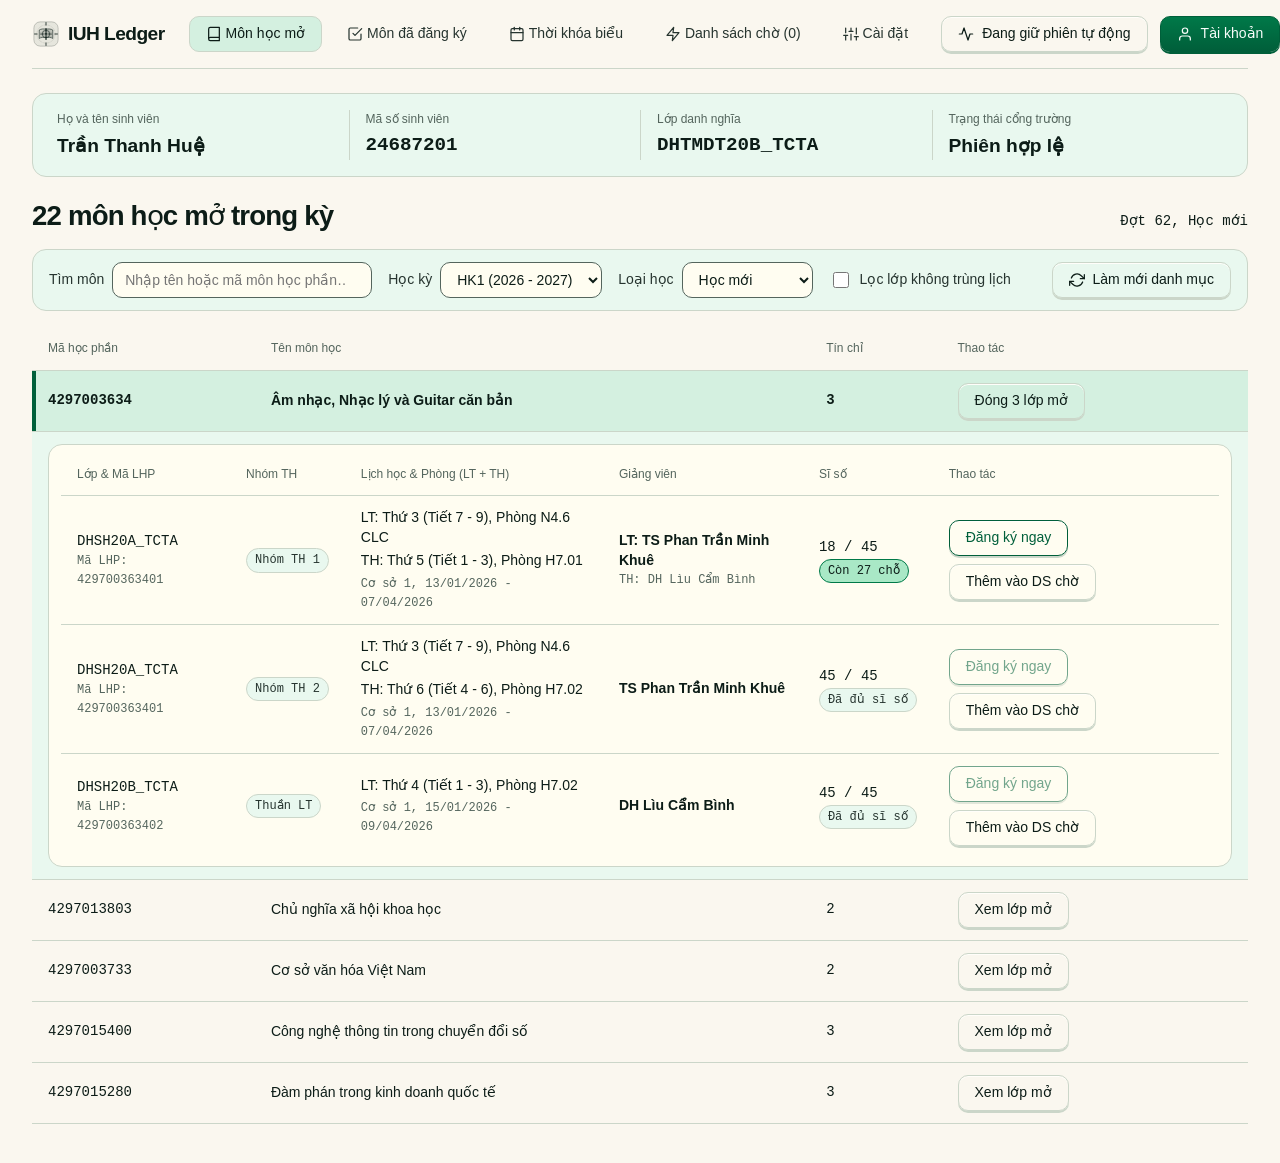
<file: iuh_ledger/gui/index.html>
<!DOCTYPE html>
<html lang="vi">
<head>
  <meta charset="UTF-8">
  <meta name="viewport" content="width=device-width, initial-scale=1.0">
  <title>Sổ cái đăng ký học phần IUH</title>
  <meta name="description" content="Trạm điều phối đăng ký học phần, tra cứu lịch giảng viên và canh lớp tự động trên cổng thông tin sinh viên IUH.">
  <link rel="stylesheet" href="./app.css">
  <link rel="icon" href="data:image/svg+xml,%3Csvg xmlns='http://www.w3.org/2000/svg' viewBox='0 0 240 240'%3E%3Crect x='16' y='16' width='208' height='208' rx='54' fill='%23186e55'/%3E%3Ccircle cx='120' cy='120' r='78' stroke='white' stroke-width='4' stroke-dasharray='5 7' fill='none'/%3E%3Ccircle cx='120' cy='120' r='32' stroke='white' stroke-width='5' fill='none'/%3E%3Ccircle cx='120' cy='120' r='10' fill='%232eb68a'/%3E%3C/svg%3E">
</head>
<body>
  <div class="shell">
    <header class="topbar">
      <div class="topbar__left">
        <a href="#ledger" class="wordmark" aria-label="Trang chủ sổ đăng ký IUH">
          <svg class="wordmark-logo" viewBox="0 0 240 240" width="28" height="28" fill="none" aria-hidden="true">
            <rect x="16" y="16" width="208" height="208" rx="54" fill="currentColor" fill-opacity="0.08" stroke="currentColor" stroke-width="6" stroke-opacity="0.3"/>
            <line x1="120" y1="22" x2="120" y2="44" stroke="currentColor" stroke-width="7" stroke-linecap="round"/>
            <line x1="120" y1="196" x2="120" y2="218" stroke="currentColor" stroke-width="7" stroke-linecap="round"/>
            <line x1="22" y1="120" x2="44" y2="120" stroke="currentColor" stroke-width="7" stroke-linecap="round"/>
            <line x1="196" y1="120" x2="218" y2="120" stroke="currentColor" stroke-width="7" stroke-linecap="round"/>
            <circle cx="120" cy="120" r="78" stroke="currentColor" stroke-width="4" stroke-dasharray="5 7" stroke-opacity="0.4"/>
            <path d="M120 72 L120 168" stroke="currentColor" stroke-width="6" stroke-linecap="round"/>
            <path d="M120 80 C102 74, 76 76, 62 86 L62 158 C76 148, 102 146, 120 152" stroke="currentColor" stroke-width="5" stroke-linejoin="round" fill="currentColor" fill-opacity="0.12"/>
            <path d="M120 80 C138 74, 164 76, 178 86 L178 158 C164 148, 138 146, 120 152" stroke="currentColor" stroke-width="5" stroke-linejoin="round" fill="currentColor" fill-opacity="0.18"/>
            <line x1="72" y1="108" x2="110" y2="102" stroke="currentColor" stroke-width="3" stroke-linecap="round" stroke-opacity="0.3"/>
            <line x1="72" y1="124" x2="110" y2="118" stroke="currentColor" stroke-width="3" stroke-linecap="round" stroke-opacity="0.3"/>
            <line x1="72" y1="140" x2="110" y2="134" stroke="currentColor" stroke-width="3" stroke-linecap="round" stroke-opacity="0.3"/>
            <line x1="130" y1="102" x2="168" y2="108" stroke="currentColor" stroke-width="3" stroke-linecap="round" stroke-opacity="0.3"/>
            <line x1="130" y1="118" x2="168" y2="124" stroke="currentColor" stroke-width="3" stroke-linecap="round" stroke-opacity="0.3"/>
            <line x1="130" y1="134" x2="168" y2="140" stroke="currentColor" stroke-width="3" stroke-linecap="round" stroke-opacity="0.3"/>
            <circle cx="120" cy="120" r="32" stroke="currentColor" stroke-width="5"/>
            <line x1="74" y1="120" x2="104" y2="120" stroke="currentColor" stroke-width="6" stroke-linecap="round"/>
            <line x1="136" y1="120" x2="166" y2="120" stroke="currentColor" stroke-width="6" stroke-linecap="round"/>
            <line x1="120" y1="74" x2="120" y2="104" stroke="currentColor" stroke-width="6" stroke-linecap="round"/>
            <line x1="120" y1="136" x2="120" y2="166" stroke="currentColor" stroke-width="6" stroke-linecap="round"/>
            <circle cx="120" cy="120" r="10" fill="currentColor"/>
            <circle cx="120" cy="120" r="4" fill="var(--color-paper, #ffffff)"/>
          </svg>
          <span>IUH Ledger</span>
        </a>
        <nav class="nav-tabs" aria-label="Điều hướng học phần">
          <button type="button" class="tab-btn" id="tab-open" aria-selected="true" onclick="switchView('open')">
            <svg class="ui-icon" viewBox="0 0 24 24" aria-hidden="true"><path d="M4 19.5v-15A2.5 2.5 0 0 1 6.5 2H20v20H6.5a2.5 2.5 0 0 1 0-5H20"/></svg>
            <span>Môn học mở</span>
          </button>
          <button type="button" class="tab-btn" id="tab-registered" aria-selected="false" onclick="switchView('registered')">
            <svg class="ui-icon" viewBox="0 0 24 24" aria-hidden="true"><path d="M9 11l3 3L22 4"/><path d="M21 12v7a2 2 0 0 1-2 2H5a2 2 0 0 1-2-2V5a2 2 0 0 1 2-2h11"/></svg>
            <span>Môn đã đăng ký</span>
          </button>
          <button type="button" class="tab-btn" id="tab-schedule" aria-selected="false" onclick="switchView('schedule')">
            <svg class="ui-icon" viewBox="0 0 24 24" aria-hidden="true"><rect x="3" y="4" width="18" height="18" rx="2"/><line x1="16" y1="2" x2="16" y2="6"/><line x1="8" y1="2" x2="8" y2="6"/><line x1="3" y1="10" x2="21" y2="10"/></svg>
            <span>Thời khóa biểu</span>
          </button>
          <button type="button" class="tab-btn" id="tab-sniper" aria-selected="false" onclick="switchView('sniper')">
            <svg class="ui-icon" viewBox="0 0 24 24" aria-hidden="true"><polygon points="13 2 3 14 12 14 11 22 21 10 12 10 13 2"/></svg>
            <span id="tab-sniper-label">Danh sách chờ (0)</span>
          </button>
          <button type="button" class="tab-btn" id="tab-settings" aria-selected="false" onclick="switchView('settings')">
            <svg class="ui-icon" viewBox="0 0 24 24" aria-hidden="true"><line x1="4" y1="21" x2="4" y2="14"/><line x1="4" y1="10" x2="4" y2="3"/><line x1="12" y1="21" x2="12" y2="12"/><line x1="12" y1="8" x2="12" y2="3"/><line x1="20" y1="21" x2="20" y2="16"/><line x1="20" y1="12" x2="20" y2="3"/><line x1="1" y1="14" x2="7" y2="14"/><line x1="9" y1="8" x2="15" y2="8"/><line x1="17" y1="16" x2="23" y2="16"/></svg>
            <span>Cài đặt</span>
          </button>
        </nav>
      </div>

      <div class="topbar__right">
        <button type="button" class="btn" id="btn-radar-toggle" onclick="pingRadarNow()" title="Nhấn để kiểm tra kết nối cổng trường ngay">
          <svg class="ui-icon" viewBox="0 0 24 24" aria-hidden="true"><polyline points="22 12 18 12 15 21 9 3 6 12 2 12"/></svg>
          <span id="radar-label">Đang giữ phiên tự động</span>
        </button>

        <button type="button" class="btn btn--primary" id="btn-auth-modal" onclick="openLoginModal()">
          <svg class="ui-icon" viewBox="0 0 24 24" aria-hidden="true"><path d="M20 21v-2a4 4 0 0 0-4-4H8a4 4 0 0 0-4 4v2"/><circle cx="12" cy="7" r="4"/></svg>
          <span>Tài khoản</span>
        </button>
      </div>
    </header>

    <section class="student-bar" aria-label="Hồ sơ sinh viên đang phiên">
      <div class="stat-item">
        <span class="stat-title">Họ và tên sinh viên</span>
        <span class="stat-value" id="profile-name">Trần Thanh Huệ</span>
      </div>
      <div class="stat-item">
        <span class="stat-title">Mã số sinh viên</span>
        <span class="stat-value mono" id="profile-mssv">24687201</span>
      </div>
      <div class="stat-item">
        <span class="stat-title">Lớp danh nghĩa</span>
        <span class="stat-value mono" id="profile-class">DHTMDT20B_TCTA</span>
      </div>
      <div class="stat-item">
        <span class="stat-title">Trạng thái cổng trường</span>
        <span class="stat-value" id="portal-status">Phiên hợp lệ</span>
      </div>
    </section>

    <main class="work-grid" id="ledger">
      <!-- LEFT COLUMN: MAIN LEDGER -->
      <section class="ledger-section" id="view-open" aria-labelledby="heading-open-subjects">
        <div class="section-header">
          <h1 id="heading-open-subjects">22 môn học mở trong kỳ</h1>
          <span class="mono" id="subject-count-meta">Đợt 62, Học mới</span>
        </div>

        <div class="filter-bar">
          <div class="filter-bar__left">
            <div class="control-group filter-search-group">
              <label for="subject-search" class="control-label">Tìm môn</label>
              <input type="search" id="subject-search" name="search" class="field-input filter-search-input" placeholder="Nhập tên hoặc mã môn học phần…" oninput="filterSubjects(this.value)">
            </div>

            <div class="control-group">
              <label for="semester-select" class="control-label">Học kỳ</label>
              <select id="semester-select" name="semester" class="field-select" onchange="onSemesterChange(this.value)">
                <option value="66">HK3 (2026 - 2027)</option>
                <option value="65">HK2 (2026 - 2027)</option>
                <option value="64" selected>HK1 (2026 - 2027)</option>
                <option value="63">HK3 (2025 - 2026)</option>
                <option value="62">HK2 (2025 - 2026)</option>
                <option value="61">HK1 (2025 - 2026)</option>
                <option value="60">HK3 (2024 - 2025)</option>
                <option value="59">HK2 (2024 - 2025)</option>
                <option value="58">HK1 (2024 - 2025)</option>
              </select>
            </div>

            <div class="control-group">
              <label for="loai-dk-select" class="control-label">Loại học</label>
              <select id="loai-dk-select" name="loai_dk" class="field-select" onchange="onFilterChange()">
                <option value="1" selected>Học mới</option>
                <option value="2">Học lại</option>
                <option value="3">Học cải thiện</option>
              </select>
            </div>

            <label for="chk-no-conflict" class="checkbox-control">
              <input type="checkbox" id="chk-no-conflict" name="no_conflict" onchange="onFilterChange()">
              <span>Lọc lớp không trùng lịch</span>
            </label>
          </div>

          <button type="button" class="btn" onclick="reloadSubjects()">
            <svg class="ui-icon" viewBox="0 0 24 24" aria-hidden="true"><polyline points="23 4 23 10 17 10"/><polyline points="1 20 1 14 7 14"/><path d="M3.51 9a9 9 0 0 1 14.85-3.36L23 10M1 14l4.64 4.36A9 9 0 0 0 20.49 15"/></svg>
            <span>Làm mới danh mục</span>
          </button>
        </div>

        <div id="inline-action-banner" class="inline-banner" role="status" aria-live="polite" hidden></div>

        <!-- STATE 1: LOADING -->
        <div class="state-panel" id="state-loading" hidden>
          <h2>Đang đồng bộ danh mục môn học từ cổng trường</h2>
          <div class="skeleton-line"></div>
          <div class="skeleton-line"></div>
          <div class="skeleton-line"></div>
        </div>

        <!-- STATE 2: EMPTY -->
        <div class="state-panel" id="state-empty" hidden>
          <h2>Chưa có môn học nào mở trong học kỳ này</h2>
          <p>Học kỳ được chọn hiện chưa công bố danh sách học phần cho khóa của bạn.</p>
          <button type="button" class="btn" onclick="onSemesterChange('62')">Chuyển về HK2 (2025 - 2026)</button>
        </div>

        <!-- STATE 3: ERROR -->
        <div class="state-panel" id="state-error" hidden>
          <h2>Không thể tải dữ liệu từ sv.iuh.edu.vn</h2>
          <p id="error-detail-text">Phiên làm việc đã hết hạn hoặc máy chủ trường đang phản hồi chậm.</p>
          <button type="button" class="btn" onclick="openLoginModal()">Xác thực lại phiên</button>
        </div>

        <!-- STATE 4: FULL LEDGER TABLE -->
        <div id="state-full">
          <table class="ledger-table" aria-label="Danh mục môn học chờ đăng ký">
            <thead>
              <tr>
                <th scope="col">Mã học phần</th>
                <th scope="col">Tên môn học</th>
                <th scope="col">Tín chỉ</th>
                <th scope="col">Thao tác</th>
              </tr>
            </thead>
            <tbody id="subjects-tbody">
              <tr class="ledger-row ledger-row--selected" data-mamh="003634" data-mahp="4297003634" data-mamoncha="" tabindex="0" aria-expanded="true" onmouseenter="prefetchSubjectClasses('003634', '4297003634', 'Âm nhạc, Nhạc lý và Guitar căn bản', '')" onclick="inspectSubjectClasses('003634', '4297003634', 'Âm nhạc, Nhạc lý và Guitar căn bản', '')" onkeydown="handleRowKey(event, '003634', '4297003634', 'Âm nhạc, Nhạc lý và Guitar căn bản', '')">
                <td class="mono">4297003634</td>
                <td>Âm nhạc, Nhạc lý và Guitar căn bản</td>
                <td class="num">3</td>
                <td>
                  <button type="button" class="btn" id="btn-inspect-003634" onclick="event.stopPropagation(); inspectSubjectClasses('003634', '4297003634', 'Âm nhạc, Nhạc lý và Guitar căn bản', '')">Đóng 3 lớp mở</button>
                </td>
              </tr>
              <tr id="drawer-003634">
                <td colspan="4" class="class-drawer">
                  <div class="drawer-inner-card">
                    <table class="ledger-table drawer-subtable" aria-label="Danh sách lớp học phần Âm nhạc">
                      <thead>
                        <tr>
                          <th scope="col">Lớp &amp; Mã LHP</th>
                          <th scope="col">Nhóm TH</th>
                          <th scope="col">Lịch học &amp; Phòng (LT + TH)</th>
                          <th scope="col">Giảng viên</th>
                          <th scope="col">Sĩ số</th>
                          <th scope="col">Thao tác</th>
                        </tr>
                      </thead>
                      <tbody>
                        <tr>
                          <td>
                            <div class="mono">DHSH20A_TCTA</div>
                            <div class="schedule-meta">Mã LHP: 429700363401</div>
                          </td>
                          <td><span class="stamp-badge stamp-badge--neutral">Nhóm TH 1</span></td>
                          <td>
                            <div class="schedule-stack">
                              <div class="schedule-line">LT: Thứ 3 (Tiết 7 - 9), Phòng N4.6 CLC</div>
                              <div class="schedule-line">TH: Thứ 5 (Tiết 1 - 3), Phòng H7.01</div>
                              <div class="schedule-meta">Cơ sở 1, 13/01/2026 - 07/04/2026</div>
                            </div>
                          </td>
                          <td>
                            <div class="lecturer-name">LT: TS Phan Trần Minh Khuê</div>
                            <div class="schedule-meta">TH: DH Lìu Cẩm Bình</div>
                          </td>
                          <td>
                            <div class="mono">18 / 45</div>
                            <div><span class="stamp-badge">Còn 27 chỗ</span></div>
                          </td>
                          <td>
                            <div class="btn-row-actions">
                              <button type="button" class="btn btn--accent-outline" onclick="triggerDirectRegister('62', 'CqLpKkViKTvbXLsCooUfPg', 1, 1, '', 'Âm nhạc, Nhạc lý và Guitar căn bản', 'DHSH20A_TCTA')">Đăng ký ngay</button>
                              <button type="button" class="btn" onclick="addTargetToQueue('62', '003634', '4297003634', 'Âm nhạc, Nhạc lý và Guitar căn bản', 'CqLpKkViKTvbXLsCooUfPg', 'DHSH20A_TCTA', 1, 1, '')">Thêm vào DS chờ</button>
                            </div>
                          </td>
                        </tr>
                        <tr>
                          <td>
                            <div class="mono">DHSH20A_TCTA</div>
                            <div class="schedule-meta">Mã LHP: 429700363401</div>
                          </td>
                          <td><span class="stamp-badge stamp-badge--neutral">Nhóm TH 2</span></td>
                          <td>
                            <div class="schedule-stack">
                              <div class="schedule-line">LT: Thứ 3 (Tiết 7 - 9), Phòng N4.6 CLC</div>
                              <div class="schedule-line">TH: Thứ 6 (Tiết 4 - 6), Phòng H7.02</div>
                              <div class="schedule-meta">Cơ sở 1, 13/01/2026 - 07/04/2026</div>
                            </div>
                          </td>
                          <td>
                            <div class="lecturer-name">TS Phan Trần Minh Khuê</div>
                          </td>
                          <td>
                            <div class="mono">45 / 45</div>
                            <div><span class="stamp-badge stamp-badge--neutral">Đã đủ sĩ số</span></div>
                          </td>
                          <td>
                            <div class="btn-row-actions">
                              <button type="button" class="btn btn--accent-outline" disabled>Đăng ký ngay</button>
                              <button type="button" class="btn" onclick="addTargetToQueue('62', '003634', '4297003634', 'Âm nhạc, Nhạc lý và Guitar căn bản', 'CqLpKkViKTvbXLsCooUfPg', 'DHSH20A_TCTA', 2, 1, '')">Thêm vào DS chờ</button>
                            </div>
                          </td>
                        </tr>
                        <tr>
                          <td>
                            <div class="mono">DHSH20B_TCTA</div>
                            <div class="schedule-meta">Mã LHP: 429700363402</div>
                          </td>
                          <td><span class="stamp-badge stamp-badge--neutral">Thuần LT</span></td>
                          <td>
                            <div class="schedule-stack">
                              <div class="schedule-line">LT: Thứ 4 (Tiết 1 - 3), Phòng H7.02</div>
                              <div class="schedule-meta">Cơ sở 1, 15/01/2026 - 09/04/2026</div>
                            </div>
                          </td>
                          <td>
                            <div class="lecturer-name">DH Lìu Cẩm Bình</div>
                          </td>
                          <td>
                            <div class="mono">45 / 45</div>
                            <div><span class="stamp-badge stamp-badge--neutral">Đã đủ sĩ số</span></div>
                          </td>
                          <td>
                            <div class="btn-row-actions">
                              <button type="button" class="btn btn--accent-outline" disabled>Đăng ký ngay</button>
                              <button type="button" class="btn" onclick="addTargetToQueue('62', '003634', '4297003634', 'Âm nhạc, Nhạc lý và Guitar căn bản', 'sLeefKjYzKhtMOL0u6nFtg', 'DHSH20B_TCTA', null, 1, '')">Thêm vào DS chờ</button>
                            </div>
                          </td>
                        </tr>
                      </tbody>
                    </table>
                  </div>
                </td>
              </tr>
              <tr class="ledger-row" data-mamh="013803" data-mahp="4297013803" data-mamoncha="" tabindex="0" aria-expanded="false" onmouseenter="prefetchSubjectClasses('013803', '4297013803', 'Chủ nghĩa xã hội khoa học', '')" onclick="inspectSubjectClasses('013803', '4297013803', 'Chủ nghĩa xã hội khoa học', '')" onkeydown="handleRowKey(event, '013803', '4297013803', 'Chủ nghĩa xã hội khoa học', '')">
                <td class="mono">4297013803</td>
                <td>Chủ nghĩa xã hội khoa học</td>
                <td class="num">2</td>
                <td>
                  <button type="button" class="btn" id="btn-inspect-013803" onclick="event.stopPropagation(); inspectSubjectClasses('013803', '4297013803', 'Chủ nghĩa xã hội khoa học', '')">Xem lớp mở</button>
                </td>
              </tr>
              <tr class="ledger-row" data-mamh="003733" data-mahp="4297003733" data-mamoncha="" tabindex="0" aria-expanded="false" onmouseenter="prefetchSubjectClasses('003733', '4297003733', 'Cơ sở văn hóa Việt Nam', '')" onclick="inspectSubjectClasses('003733', '4297003733', 'Cơ sở văn hóa Việt Nam', '')" onkeydown="handleRowKey(event, '003733', '4297003733', 'Cơ sở văn hóa Việt Nam', '')">
                <td class="mono">4297003733</td>
                <td>Cơ sở văn hóa Việt Nam</td>
                <td class="num">2</td>
                <td>
                  <button type="button" class="btn" id="btn-inspect-003733" onclick="event.stopPropagation(); inspectSubjectClasses('003733', '4297003733', 'Cơ sở văn hóa Việt Nam', '')">Xem lớp mở</button>
                </td>
              </tr>
              <tr class="ledger-row" data-mamh="015400" data-mahp="4297015400" data-mamoncha="" tabindex="0" aria-expanded="false" onmouseenter="prefetchSubjectClasses('015400', '4297015400', 'Công nghệ thông tin trong chuyển đổi số', '')" onclick="inspectSubjectClasses('015400', '4297015400', 'Công nghệ thông tin trong chuyển đổi số', '')" onkeydown="handleRowKey(event, '015400', '4297015400', 'Công nghệ thông tin trong chuyển đổi số', '')">
                <td class="mono">4297015400</td>
                <td>Công nghệ thông tin trong chuyển đổi số</td>
                <td class="num">3</td>
                <td>
                  <button type="button" class="btn" id="btn-inspect-015400" onclick="event.stopPropagation(); inspectSubjectClasses('015400', '4297015400', 'Công nghệ thông tin trong chuyển đổi số', '')">Xem lớp mở</button>
                </td>
              </tr>
              <tr class="ledger-row" data-mamh="015280" data-mahp="4297015280" data-mamoncha="" tabindex="0" aria-expanded="false" onmouseenter="prefetchSubjectClasses('015280', '4297015280', 'Đàm phán trong kinh doanh quốc tế', '')" onclick="inspectSubjectClasses('015280', '4297015280', 'Đàm phán trong kinh doanh quốc tế', '')" onkeydown="handleRowKey(event, '015280', '4297015280', 'Đàm phán trong kinh doanh quốc tế', '')">
                <td class="mono">4297015280</td>
                <td>Đàm phán trong kinh doanh quốc tế</td>
                <td class="num">3</td>
                <td>
                  <button type="button" class="btn" id="btn-inspect-015280" onclick="event.stopPropagation(); inspectSubjectClasses('015280', '4297015280', 'Đàm phán trong kinh doanh quốc tế', '')">Xem lớp mở</button>
                </td>
              </tr>
            </tbody>
          </table>
        </div>
      </section>

      <!-- REGISTERED COURSES VIEW (Hidden by default, shown when tab switched) -->
      <section class="ledger-section" id="view-registered" aria-labelledby="heading-registered" hidden>
        <div class="section-header">
          <h2 id="heading-registered">6 lớp học phần đã đăng ký (18 tín chỉ)</h2>
          <span class="mono" id="registered-tuition-total">21.600.000 VND</span>
        </div>

        <table class="ledger-table" aria-label="Các lớp đã đăng ký trong kỳ">
          <thead>
            <tr>
              <th scope="col">Mã lớp</th>
              <th scope="col">Môn học</th>
              <th scope="col">Lớp dự kiến</th>
              <th scope="col">Tín chỉ</th>
              <th scope="col">Nhóm TH</th>
              <th scope="col">Học phí</th>
              <th scope="col">Trạng thái</th>
              <th scope="col">Thao tác</th>
            </tr>
          </thead>
          <tbody id="registered-tbody">
            <tr class="ledger-row" tabindex="0" onclick="inspectRegisteredSchedule('10393865', 'b2mZrrfJsGQeNAjxeLMM2Q', 'Cơ sở dữ liệu', 'DHTMDT20B_TCTA')">
              <td class="mono">429701765902</td>
              <td>Cơ sở dữ liệu</td>
              <td class="mono">DHTMDT20B_TCTA</td>
              <td class="num">3</td>
              <td class="mono">1</td>
              <td class="mono">3.600.000</td>
              <td><span class="stamp-badge stamp-badge--neutral">Đã khóa</span></td>
              <td>
                <button type="button" class="btn" onclick="event.stopPropagation(); cancelCourse('10393865', 'b2mZrrfJsGQeNAjxeLMM2Q', 'Cơ sở dữ liệu')">Hủy lớp</button>
              </td>
            </tr>
            <tr class="ledger-row" tabindex="0" onclick="inspectRegisteredSchedule('10564522', 'J0Z1G6nI0znCk3Pca9PGag', 'Hệ thống thông tin quản lý', 'DHTMDT20A_TCTA')">
              <td class="mono">429701760701</td>
              <td>Hệ thống thông tin quản lý</td>
              <td class="mono">DHTMDT20A_TCTA</td>
              <td class="num">3</td>
              <td class="mono">1</td>
              <td class="mono">3.600.000</td>
              <td><span class="stamp-badge stamp-badge--neutral">Đã khóa</span></td>
              <td>
                <button type="button" class="btn" onclick="event.stopPropagation(); cancelCourse('10564522', 'J0Z1G6nI0znCk3Pca9PGag', 'Hệ thống thông tin quản lý')">Hủy lớp</button>
              </td>
            </tr>
            <tr class="ledger-row" tabindex="0" onclick="inspectRegisteredSchedule('10393826', '2f6Id5luboX68j_T-g8JHA', 'Kinh tế lượng', 'DHTMDT20B_TCTA')">
              <td class="mono">429700402909</td>
              <td>Kinh tế lượng</td>
              <td class="mono">DHTMDT20B_TCTA</td>
              <td class="num">3</td>
              <td class="mono">Không</td>
              <td class="mono">3.600.000</td>
              <td><span class="stamp-badge stamp-badge--neutral">Đã khóa</span></td>
              <td>
                <button type="button" class="btn" onclick="event.stopPropagation(); cancelCourse('10393826', '2f6Id5luboX68j_T-g8JHA', 'Kinh tế lượng')">Hủy lớp</button>
              </td>
            </tr>
          </tbody>
        </table>
      </section>

      <!-- WEEKLY ACADEMIC SCHEDULE VIEW (Ported from IUH XemLichHocTuan Image #1 via /skill:xia) -->
      <section class="ledger-section" id="view-schedule" aria-labelledby="heading-schedule" hidden>
        <div class="section-header">
          <div class="schedule-header-controls">
            <h2 id="heading-schedule">Thời khóa biểu theo tuần</h2>
            <div class="btn-group-segmented" role="group" aria-label="Chế độ hiển thị thời khóa biểu">
              <button type="button" class="btn btn-segmented active" id="btn-sched-mode-preview" onclick="setScheduleMode('preview')">Dự kiến</button>
              <button type="button" class="btn btn-segmented" id="btn-sched-mode-official" onclick="setScheduleMode('official')">Lớp học hiện tại</button>
            </div>
            <div class="btn-row-actions" id="schedule-week-nav" aria-label="Điều hướng tuần học" hidden>
              <input type="date" id="schedule-date-picker" class="field-input schedule-date-input mono" aria-label="Chọn ngày xem thời khóa biểu" onchange="onScheduleDatePick(this.value)">
              <button type="button" class="btn" id="btn-week-prev" onclick="navigateScheduleWeek('prev')">Tuần trước</button>
              <button type="button" class="btn" id="btn-week-current" onclick="navigateScheduleWeek('current')">Hiện tại</button>
              <button type="button" class="btn" id="btn-week-next" onclick="navigateScheduleWeek('next')">Tuần kế</button>
            </div>
          </div>
          <span class="mono" id="schedule-stat-meta">Đang đồng bộ lịch học…</span>
        </div>

        <div id="schedule-conflict-banner" class="inline-banner" role="status" aria-live="polite" hidden></div>
        <div class="schedule-legend" aria-label="Chú giải phân loại lịch học">
          <div class="legend-item"><span class="legend-pill legend-pill--theory"></span><span>Lớp học hiện tại</span></div>
          <div class="legend-item"><span class="legend-pill legend-pill--preview"></span><span>Dự kiến</span></div>
          <div class="legend-item"><span class="legend-pill legend-pill--conflict"></span><span>Trùng tiết học</span></div>
        </div>

        <!-- TIMETABLE GRID MATRIX (7 ngày x 3 ca học: Sáng, Chiều, Tối) -->
        <div class="schedule-scroll-wrap">
          <table class="schedule-matrix-table" aria-label="Ma trận thời khóa biểu tuần">
            <thead>
              <tr>
                <th scope="col" class="th-shift">Ca học</th>
                <th scope="col" class="th-weekday">Thứ 2<span class="date-chip" id="sched-date-2"></span></th>
                <th scope="col" class="th-weekday">Thứ 3<span class="date-chip" id="sched-date-3"></span></th>
                <th scope="col" class="th-weekday">Thứ 4<span class="date-chip" id="sched-date-4"></span></th>
                <th scope="col" class="th-weekday">Thứ 5<span class="date-chip" id="sched-date-5"></span></th>
                <th scope="col" class="th-weekday">Thứ 6<span class="date-chip" id="sched-date-6"></span></th>
                <th scope="col" class="th-weekday">Thứ 7<span class="date-chip" id="sched-date-7"></span></th>
                <th scope="col" class="th-weekday">Chủ nhật<span class="date-chip" id="sched-date-CN"></span></th>
              </tr>
            </thead>
            <tbody>
              <!-- CA SÁNG (Tiết 1 -> 6) -->
              <tr>
                <th scope="row" class="td-shift-label">
                  <span class="shift-name">Sáng</span>
                  <span class="shift-sub">Tiết 1 - 6</span>
                </th>
                <td class="sched-cell" id="sched-slot-sang-2"></td>
                <td class="sched-cell" id="sched-slot-sang-3"></td>
                <td class="sched-cell" id="sched-slot-sang-4"></td>
                <td class="sched-cell" id="sched-slot-sang-5"></td>
                <td class="sched-cell" id="sched-slot-sang-6"></td>
                <td class="sched-cell" id="sched-slot-sang-7"></td>
                <td class="sched-cell" id="sched-slot-sang-CN"></td>
              </tr>
              <!-- CA CHIỀU (Tiết 7 -> 12) -->
              <tr>
                <th scope="row" class="td-shift-label">
                  <span class="shift-name">Chiều</span>
                  <span class="shift-sub">Tiết 7 - 12</span>
                </th>
                <td class="sched-cell" id="sched-slot-chieu-2"></td>
                <td class="sched-cell" id="sched-slot-chieu-3"></td>
                <td class="sched-cell" id="sched-slot-chieu-4"></td>
                <td class="sched-cell" id="sched-slot-chieu-5"></td>
                <td class="sched-cell" id="sched-slot-chieu-6"></td>
                <td class="sched-cell" id="sched-slot-chieu-7"></td>
                <td class="sched-cell" id="sched-slot-chieu-CN"></td>
              </tr>
              <!-- CA TỐI (Tiết 13 -> 16) -->
              <tr>
                <th scope="row" class="td-shift-label">
                  <span class="shift-name">Tối</span>
                  <span class="shift-sub">Tiết 13 - 16</span>
                </th>
                <td class="sched-cell" id="sched-slot-toi-2"></td>
                <td class="sched-cell" id="sched-slot-toi-3"></td>
                <td class="sched-cell" id="sched-slot-toi-4"></td>
                <td class="sched-cell" id="sched-slot-toi-5"></td>
                <td class="sched-cell" id="sched-slot-toi-6"></td>
                <td class="sched-cell" id="sched-slot-toi-7"></td>
                <td class="sched-cell" id="sched-slot-toi-CN"></td>
              </tr>
            </tbody>
          </table>
        </div>
      </section>

      <!-- RIGHT COLUMN: SIGNATURE DOSE TRAY (SLOT SNIPER QUEUE) -->
      <!-- TAB 3: SNIPER & RADAR COMMAND CENTER -->
      <section class="ledger-section" id="view-sniper" aria-labelledby="heading-sniper-station" hidden>
        <div class="section-header">
          <h2 id="heading-sniper-station">Danh sách lớp chờ đăng ký (0)</h2>
          <div class="btn-row-actions">
            <button type="button" class="btn btn--accent-outline" id="btn-fire-all" onclick="fireAllTargetsNow()">
              <svg class="ui-icon" viewBox="0 0 24 24" aria-hidden="true"><polygon points="13 2 3 14 12 14 11 22 21 10 12 10 13 2"/></svg>
              <span>Đăng ký tất cả ngay</span>
            </button>
            <button type="button" class="btn" onclick="clearAllTargets()">
              <svg class="ui-icon" viewBox="0 0 24 24" aria-hidden="true"><polyline points="3 6 5 6 21 6"/><path d="M19 6v14a2 2 0 0 1-2 2H7a2 2 0 0 1-2-2V6m3 0V4a2 2 0 0 1 2-2h4a2 2 0 0 1 2 2v2"/></svg>
              <span>Xóa toàn bộ</span>
            </button>
          </div>
        </div>

        <div class="station-grid">
          <!-- LEFT COLUMN: TARGETS TABLE OR EMPTY STATE -->
          <div class="station-main">
            <div class="state-panel" id="sniper-empty-state">
              <h2>Danh sách chờ chưa có lớp học phần</h2>
              <p>Chuyển sang thẻ Môn học mở và chọn “Thêm vào DS chờ” ở những lớp bạn muốn chuẩn bị đăng ký.</p>
              <button type="button" class="btn" onclick="switchView('open')">Xem môn học mở</button>
            </div>

            <table class="ledger-table" id="sniper-targets-table" aria-label="Bảng danh sách lớp chờ đăng ký" hidden>
              <thead>
                <tr>
                  <th scope="col">Môn học &amp; Lớp</th>
                  <th scope="col">Nhóm TH</th>
                  <th scope="col">Loại học</th>
                  <th scope="col">Sĩ số &amp; Trạng thái</th>
                  <th scope="col">Phản hồi</th>
                  <th scope="col">Thao tác</th>
                </tr>
              </thead>
              <tbody id="sniper-targets-tbody">
              </tbody>
            </table>
          </div>

          <!-- RIGHT COLUMN: CONTROLS & LIVE TELEMETRY CONSOLE -->
          <aside class="plastic-tray" aria-labelledby="heading-engine-controls">
            <div class="section-header">
              <h2 id="heading-engine-controls">Tự động đăng ký</h2>
              <span class="stamp-badge" id="sniper-state-badge">Sẵn sàng</span>
            </div>

            <div class="control-group">
              <label for="sniper-interval-select" class="control-label">Tần suất kiểm tra</label>
              <select id="sniper-interval-select" class="field-select">
                <option value="500">0.5 giây (Tốc độ cao - Giờ G)</option>
                <option value="1000">1.0 giây (Nhanh)</option>
                <option value="1500" selected>1.5 giây (Khuyên dùng)</option>
                <option value="3000">3.0 giây (Tiêu chuẩn)</option>
              </select>
            </div>

            <div class="btn-row-actions">
              <button type="button" class="btn btn--accent-outline" id="btn-sniper-start" onclick="toggleSniperLoop()">
                <svg class="ui-icon" viewBox="0 0 24 24" aria-hidden="true"><polygon points="5 3 19 12 5 21 5 3"/></svg>
                <span id="btn-sniper-start-label">Bắt đầu tự động đăng ký</span>
              </button>
              <button type="button" class="btn" onclick="runSniperSweepOnce()">
                <svg class="ui-icon" viewBox="0 0 24 24" aria-hidden="true"><polyline points="23 4 23 10 17 10"/><path d="M20.49 15a9 9 0 1 1-2.12-9.36L23 10"/></svg>
                <span>Kiểm tra sĩ số ngay</span>
              </button>
            </div>

            <div class="ticket-stub" id="radar-control-card">
              <div>
                <strong>Giữ phiên tự động (Mặc định bật)</strong>
                <div class="schedule-meta" id="radar-last-ping">Đang hoạt động ngầm</div>
              </div>
              <button type="button" class="btn" onclick="pingRadarNow()">Kiểm tra kết nối</button>
            </div>

            <div class="section-header" style="margin-top: var(--space-xs);">
              <span class="control-label">Nhật ký hoạt động</span>
              <button type="button" class="btn" style="height: 28px; padding-inline: var(--space-xs); font-size: var(--text-xs);" onclick="clearTelemetryLog()">Xóa nhật ký</button>
            </div>

            <div class="telemetry-box" id="sniper-telemetry-log" role="log" aria-live="polite">
              <div class="telemetry-entry">
                <span class="mono">[Hệ thống]</span>
                <span>Giữ phiên tự động đang bật. Danh sách chờ sẵn sàng.</span>
              </div>
            </div>
          </aside>
        </div>
      </section>

      <!-- TAB 5: SYSTEM & BACKGROUND JOB SETTINGS VIEW -->
      <section class="ledger-section" id="view-settings" aria-labelledby="heading-settings" hidden>
        <div class="section-header">
          <h2 id="heading-settings">Cài đặt hệ thống</h2>
          <span class="stamp-badge" id="settings-save-status">Đã đồng bộ</span>
        </div>

        <div class="settings-grid">
          <!-- CARD 1: DEFAULT REGISTRATION & SESSION KEEP-ALIVE -->
          <div class="settings-card">
            <div class="settings-card__head">
              <svg class="ui-icon ui-icon--md" viewBox="0 0 24 24" aria-hidden="true"><path d="M12 22s8-4 8-10V5l-8-3-8 3v7c0 6 8 10 8 10z"/></svg>
              <h3>Mặc định học vụ &amp; Giữ phiên tự động</h3>
            </div>
            <p>Thiết lập học kỳ và loại đăng ký mặc định khi mở ứng dụng. Dịch vụ giữ phiên luôn tự động chạy ngầm ngay sau khi đăng nhập.</p>

            <div class="form-field">
              <label for="cfg-default-semester" class="control-label">Học kỳ ưu tiên mặc định khi khởi động</label>
              <select id="cfg-default-semester" class="field-select">
                <option value="66">HK3 (2026 - 2027), Đợt 66</option>
                <option value="65" selected>HK2 (2026 - 2027), Đợt 65</option>
                <option value="64">HK1 (2026 - 2027), Đợt 64</option>
                <option value="63">HK3 (2025 - 2026), Đợt 63</option>
                <option value="62">HK2 (2025 - 2026), Đợt 62</option>
              </select>
            </div>

            <div class="form-field">
              <label for="cfg-default-loaidk" class="control-label">Hình thức đăng ký mặc định</label>
              <select id="cfg-default-loaidk" class="field-select">
                <option value="1" selected>Học mới</option>
                <option value="2">Học lại</option>
                <option value="3">Học cải thiện</option>
              </select>
            </div>

            <div class="form-field">
              <label for="cfg-heartbeat-interval" class="control-label">Chu kỳ làm mới phiên tự động</label>
              <select id="cfg-heartbeat-interval" class="field-select">
                <option value="30">30 giây (Liên tục)</option>
                <option value="60">60 giây (Tiêu chuẩn)</option>
                <option value="62" selected>62 giây (Mặc định tối ưu cho IUH)</option>
                <option value="120">120 giây (Tiết kiệm băng thông)</option>
                <option value="300">300 giây (5 phút)</option>
              </select>
              <div class="helper-line">Gửi tín hiệu ngầm định kỳ giúp tài khoản không bị văng phiên trước Giờ G.</div>
            </div>

            <div class="settings-card__footer btn-row-actions">
              <button type="button" class="btn" onclick="pingRadarNow()">
                <svg class="ui-icon" viewBox="0 0 24 24" aria-hidden="true"><polyline points="22 12 18 12 15 21 9 3 6 12 2 12"/></svg>
                <span>Kiểm tra kết nối ngay</span>
              </button>
              <button type="button" class="btn" onclick="openLoginModal()">
                <svg class="ui-icon" viewBox="0 0 24 24" aria-hidden="true"><path d="M20 21v-2a4 4 0 0 0-4-4H8a4 4 0 0 0-4 4v2"/><circle cx="12" cy="7" r="4"/></svg>
                <span>Quản lý tài khoản</span>
              </button>
            </div>
          </div>

          <!-- CARD 2: AUTO-REGISTRATION & NOTIFICATION PREFERENCES -->
          <div class="settings-card">
            <div class="settings-card__head">
              <svg class="ui-icon ui-icon--md" viewBox="0 0 24 24" aria-hidden="true"><polygon points="13 2 3 14 12 14 11 22 21 10 12 10 13 2"/></svg>
              <h3>Tự động đăng ký &amp; Thông báo</h3>
            </div>
            <p>Cấu hình tốc độ kiểm tra sĩ số đa luồng, quy tắc xử lý lớp trùng môn và âm báo khi đăng ký thành công.</p>

            <div class="form-field">
              <label for="cfg-sniper-interval" class="control-label">Tần suất kiểm tra danh sách chờ</label>
              <select id="cfg-sniper-interval" class="field-select">
                <option value="500">0.5 giây (Tốc độ cao - Giờ G)</option>
                <option value="1000">1.0 giây (Nhanh)</option>
                <option value="1500" selected>1.5 giây (Cân bằng &amp; Ổn định)</option>
                <option value="3000">3.0 giây (Tiêu chuẩn)</option>
              </select>
            </div>

            <div class="form-field">
              <label for="cfg-auto-swap" class="checkbox-control">
                <input type="checkbox" id="cfg-auto-swap" checked>
                <span>Tự động đổi lớp: Nếu môn học đã có lớp cũ, tự động hủy lớp cũ để chuyển sang lớp mới</span>
              </label>
            </div>

            <div class="form-field">
              <label for="cfg-audio-chime" class="checkbox-control">
                <input type="checkbox" id="cfg-audio-chime" checked>
                <span>Phát âm báo khi đăng ký thành công hoặc khi phát hiện lớp có chỗ trống</span>
              </label>
            </div>

            <div class="settings-card__footer btn-row-actions">
              <button type="button" class="btn btn--accent-outline" id="btn-save-settings" onclick="saveSettingsFromForm()">
                <svg class="ui-icon" viewBox="0 0 24 24" aria-hidden="true"><path d="M19 21H5a2 2 0 0 1-2-2V5a2 2 0 0 1 2-2h11l5 5v11a2 2 0 0 1-2 2z"/><polyline points="17 21 17 13 7 13 7 21"/><polyline points="7 3 7 8 15 8"/></svg>
                <span>Lưu cài đặt</span>
              </button>
              <button type="button" class="btn" onclick="testNotificationChime()">
                <svg class="ui-icon" viewBox="0 0 24 24" aria-hidden="true"><polygon points="11 5 6 9 2 9 2 15 6 15 11 19 11 5"/><path d="M15.54 8.46a5 5 0 0 1 0 7.07"/><path d="M19.07 4.93a10 10 0 0 1 0 14.14"/></svg>
                <span>Thử âm báo</span>
              </button>
            </div>
          </div>
        </div>
      </section>
    </main>
  </div>

  <!-- AUTHENTICATION & CAPTCHA DIALOG -->
  <div class="modal-backdrop" id="login-modal" role="dialog" aria-modal="true" aria-labelledby="modal-login-title" hidden>
    <form class="modal-dialog" id="login-form" onsubmit="submitNativeLogin(event)">
      <div class="section-header">
        <h2 id="modal-login-title">Xác thực tài khoản &amp; Quản lý phiên</h2>
        <button type="button" class="btn" onclick="closeLoginModal()">Đóng</button>
      </div>

      <!-- SESSION DIAGNOSTICS STRIP -->
      <div class="ticket-stub" id="modal-session-diag" style="margin-bottom: var(--space-sm);">
        <div>
          <strong>Trạng thái phiên làm việc</strong>
          <div class="schedule-meta" id="modal-session-text">Đang kết nối: sv.iuh.edu.vn, Cookie ASC.AUTH</div>
        </div>
        <button type="button" class="btn" style="height: 28px; padding-inline: var(--space-xs); font-size: var(--text-xs);" onclick="logoutSession()">Đăng xuất</button>
      </div>

      <p>Mật khẩu được mã hóa cục bộ chuẩn AES-128-CBC trước khi gửi tới máy chủ nhà trường.</p>

      <div class="form-field">
        <label for="login-username" class="control-label">Mã số sinh viên</label>
        <input type="text" id="login-username" name="username" class="field-input mono" placeholder="Nhập mã số sinh viên…" autocomplete="username" inputmode="numeric" required>
      </div>

      <div class="form-field">
        <label for="login-password" class="control-label">Mật khẩu cổng thông tin</label>
        <input type="password" id="login-password" name="password" class="field-input" placeholder="Nhập mật khẩu cổng thông tin…" autocomplete="current-password" required>
      </div>

      <div class="form-field">
        <label for="login-captcha" class="control-label">Mã bảo vệ (4 ký tự trong ảnh)</label>
        <div class="captcha-row">
          <div class="captcha-frame">
            <img id="captcha-preview-img" class="captcha-img" src="./captcha.jpg" width="138" height="42" alt="Ảnh mã bảo vệ 4 ký tự từ cổng thông tin sinh viên IUH">
          </div>
          <button type="button" class="btn" id="btn-refresh-captcha" onclick="refreshCaptcha()">Đổi ảnh</button>
        </div>
        <input type="text" id="login-captcha" name="captcha" class="field-input mono" placeholder="Nhập 4 ký tự hiển thị ở trên…" maxlength="6" autocomplete="off" required>
        <div class="helper-line" id="login-feedback">Ảnh mã bảo vệ được tải trực tiếp từ sv.iuh.edu.vn.</div>
      </div>

      <div class="btn-row-actions">
        <button type="submit" class="btn btn--accent-outline" id="btn-submit-login">
          Đăng nhập và lưu phiên
        </button>
        <button type="button" class="btn" onclick="closeLoginModal()">
          Hủy bỏ
        </button>
      </div>
    </form>
  </div>

  <script src="./app.js"></script>
</body>
</html>
</file>
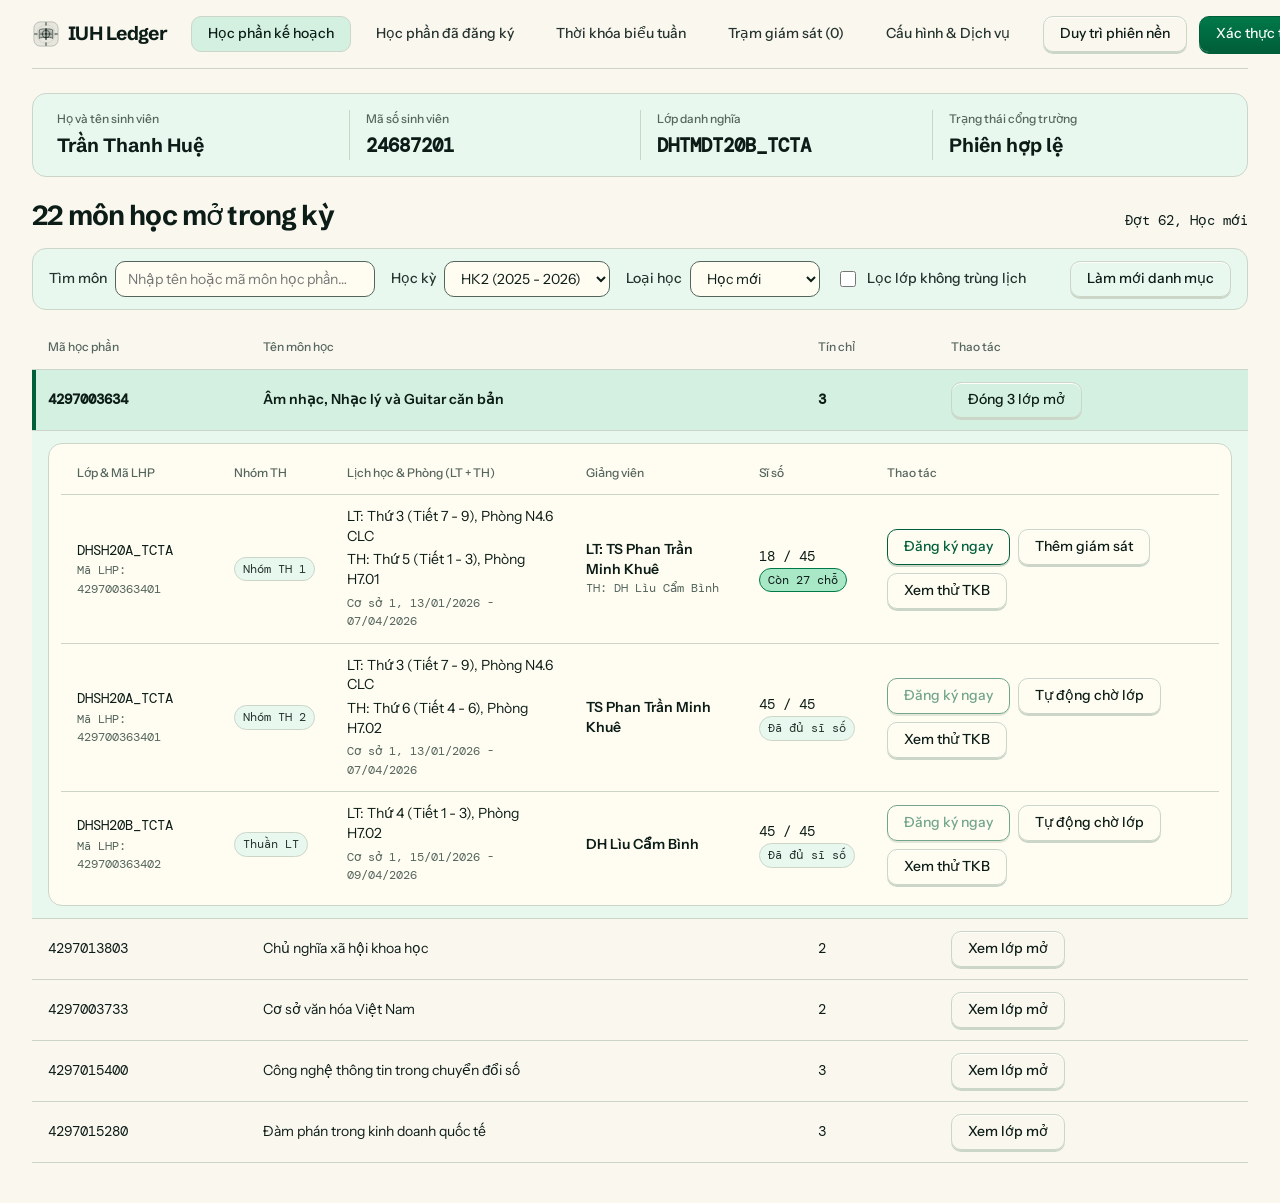
<file: iuh_sniper/gui/index.html>
<!DOCTYPE html>
<html lang="vi">
<head>
  <meta charset="UTF-8">
  <meta name="viewport" content="width=device-width, initial-scale=1.0">
  <title>Sổ cái đăng ký học phần IUH</title>
  <meta name="description" content="Trạm điều phối đăng ký học phần, tra cứu lịch giảng viên và canh lớp tự động trên cổng thông tin sinh viên IUH.">
  <link rel="preconnect" href="https://fonts.googleapis.com">
  <link rel="preconnect" href="https://fonts.gstatic.com" crossorigin>
  <link href="https://fonts.googleapis.com/css2?family=DM+Mono:wght@400;500&family=Instrument+Sans:wght@400;500&family=Schibsted+Grotesk:wght@700&display=swap" rel="stylesheet">
  <link rel="stylesheet" href="./app.css">
  <link rel="icon" href="data:image/svg+xml,%3Csvg xmlns='http://www.w3.org/2000/svg' viewBox='0 0 240 240'%3E%3Crect x='16' y='16' width='208' height='208' rx='54' fill='%23186e55'/%3E%3Ccircle cx='120' cy='120' r='78' stroke='white' stroke-width='4' stroke-dasharray='5 7' fill='none'/%3E%3Ccircle cx='120' cy='120' r='32' stroke='white' stroke-width='5' fill='none'/%3E%3Ccircle cx='120' cy='120' r='10' fill='%232eb68a'/%3E%3C/svg%3E">
</head>
<body>
  <div class="shell">
    <header class="topbar">
      <div class="topbar__left">
        <a href="#ledger" class="wordmark" aria-label="Trang chủ sổ đăng ký IUH">
          <svg class="wordmark-logo" viewBox="0 0 240 240" width="28" height="28" fill="none" aria-hidden="true">
            <rect x="16" y="16" width="208" height="208" rx="54" fill="currentColor" fill-opacity="0.08" stroke="currentColor" stroke-width="6" stroke-opacity="0.3"/>
            <line x1="120" y1="22" x2="120" y2="44" stroke="currentColor" stroke-width="7" stroke-linecap="round"/>
            <line x1="120" y1="196" x2="120" y2="218" stroke="currentColor" stroke-width="7" stroke-linecap="round"/>
            <line x1="22" y1="120" x2="44" y2="120" stroke="currentColor" stroke-width="7" stroke-linecap="round"/>
            <line x1="196" y1="120" x2="218" y2="120" stroke="currentColor" stroke-width="7" stroke-linecap="round"/>
            <circle cx="120" cy="120" r="78" stroke="currentColor" stroke-width="4" stroke-dasharray="5 7" stroke-opacity="0.4"/>
            <path d="M120 72 L120 168" stroke="currentColor" stroke-width="6" stroke-linecap="round"/>
            <path d="M120 80 C102 74, 76 76, 62 86 L62 158 C76 148, 102 146, 120 152" stroke="currentColor" stroke-width="5" stroke-linejoin="round" fill="currentColor" fill-opacity="0.12"/>
            <path d="M120 80 C138 74, 164 76, 178 86 L178 158 C164 148, 138 146, 120 152" stroke="currentColor" stroke-width="5" stroke-linejoin="round" fill="currentColor" fill-opacity="0.18"/>
            <line x1="72" y1="108" x2="110" y2="102" stroke="currentColor" stroke-width="3" stroke-linecap="round" stroke-opacity="0.3"/>
            <line x1="72" y1="124" x2="110" y2="118" stroke="currentColor" stroke-width="3" stroke-linecap="round" stroke-opacity="0.3"/>
            <line x1="72" y1="140" x2="110" y2="134" stroke="currentColor" stroke-width="3" stroke-linecap="round" stroke-opacity="0.3"/>
            <line x1="130" y1="102" x2="168" y2="108" stroke="currentColor" stroke-width="3" stroke-linecap="round" stroke-opacity="0.3"/>
            <line x1="130" y1="118" x2="168" y2="124" stroke="currentColor" stroke-width="3" stroke-linecap="round" stroke-opacity="0.3"/>
            <line x1="130" y1="134" x2="168" y2="140" stroke="currentColor" stroke-width="3" stroke-linecap="round" stroke-opacity="0.3"/>
            <circle cx="120" cy="120" r="32" stroke="currentColor" stroke-width="5"/>
            <line x1="74" y1="120" x2="104" y2="120" stroke="currentColor" stroke-width="6" stroke-linecap="round"/>
            <line x1="136" y1="120" x2="166" y2="120" stroke="currentColor" stroke-width="6" stroke-linecap="round"/>
            <line x1="120" y1="74" x2="120" y2="104" stroke="currentColor" stroke-width="6" stroke-linecap="round"/>
            <line x1="120" y1="136" x2="120" y2="166" stroke="currentColor" stroke-width="6" stroke-linecap="round"/>
            <circle cx="120" cy="120" r="10" fill="currentColor"/>
            <circle cx="120" cy="120" r="4" fill="var(--color-paper, #ffffff)"/>
          </svg>
          <span>IUH Ledger</span>
        </a>
        <nav class="nav-tabs" aria-label="Điều hướng học phần">
          <button type="button" class="tab-btn" id="tab-open" aria-selected="true" onclick="switchView('open')">Học phần kế hoạch</button>
          <button type="button" class="tab-btn" id="tab-registered" aria-selected="false" onclick="switchView('registered')">Học phần đã đăng ký</button>
          <button type="button" class="tab-btn" id="tab-schedule" aria-selected="false" onclick="switchView('schedule')">Thời khóa biểu tuần</button>
          <button type="button" class="tab-btn" id="tab-sniper" aria-selected="false" onclick="switchView('sniper')">Trạm giám sát (0)</button>
          <button type="button" class="tab-btn" id="tab-settings" aria-selected="false" onclick="switchView('settings')">Cấu hình &amp; Dịch vụ</button>
        </nav>
      </div>

      <div class="topbar__right">
        <button type="button" class="btn" id="btn-radar-toggle" onclick="toggleRadar()">
          <span id="radar-label">Duy trì phiên nền</span>
        </button>

        <button type="button" class="btn btn--primary" id="btn-auth-modal" onclick="openLoginModal()">
          Xác thực tài khoản
        </button>
      </div>
    </header>

    <section class="student-bar" aria-label="Hồ sơ sinh viên đang phiên">
      <div class="stat-item">
        <span class="stat-title">Họ và tên sinh viên</span>
        <span class="stat-value" id="profile-name">Trần Thanh Huệ</span>
      </div>
      <div class="stat-item">
        <span class="stat-title">Mã số sinh viên</span>
        <span class="stat-value mono" id="profile-mssv">24687201</span>
      </div>
      <div class="stat-item">
        <span class="stat-title">Lớp danh nghĩa</span>
        <span class="stat-value mono" id="profile-class">DHTMDT20B_TCTA</span>
      </div>
      <div class="stat-item">
        <span class="stat-title">Trạng thái cổng trường</span>
        <span class="stat-value" id="portal-status">Phiên hợp lệ</span>
      </div>
    </section>

    <main class="work-grid" id="ledger">
      <!-- LEFT COLUMN: MAIN LEDGER -->
      <section class="ledger-section" id="view-open" aria-labelledby="heading-open-subjects">
        <div class="section-header">
          <h1 id="heading-open-subjects">22 môn học mở trong kỳ</h1>
          <span class="mono" id="subject-count-meta">Đợt 62, Học mới</span>
        </div>

        <div class="filter-bar">
          <div class="filter-bar__left">
            <div class="control-group filter-search-group">
              <label for="subject-search" class="control-label">Tìm môn</label>
              <input type="search" id="subject-search" name="search" class="field-input filter-search-input" placeholder="Nhập tên hoặc mã môn học phần…" oninput="filterSubjects(this.value)">
            </div>

            <div class="control-group">
              <label for="semester-select" class="control-label">Học kỳ</label>
              <select id="semester-select" name="semester" class="field-select" onchange="onSemesterChange(this.value)">
                <option value="66">HK3 (2026 - 2027)</option>
                <option value="65">HK2 (2026 - 2027)</option>
                <option value="64">HK1 (2026 - 2027)</option>
                <option value="63">HK3 (2025 - 2026)</option>
                <option value="62" selected>HK2 (2025 - 2026)</option>
                <option value="61">HK1 (2025 - 2026)</option>
                <option value="60">HK3 (2024 - 2025)</option>
                <option value="59">HK2 (2024 - 2025)</option>
                <option value="58">HK1 (2024 - 2025)</option>
              </select>
            </div>

            <div class="control-group">
              <label for="loai-dk-select" class="control-label">Loại học</label>
              <select id="loai-dk-select" name="loai_dk" class="field-select" onchange="onFilterChange()">
                <option value="1" selected>Học mới</option>
                <option value="2">Học lại</option>
                <option value="3">Học cải thiện</option>
              </select>
            </div>

            <label for="chk-no-conflict" class="checkbox-control">
              <input type="checkbox" id="chk-no-conflict" name="no_conflict" onchange="onFilterChange()">
              <span>Lọc lớp không trùng lịch</span>
            </label>
          </div>

          <button type="button" class="btn" onclick="reloadSubjects()">Làm mới danh mục</button>
        </div>

        <div id="inline-action-banner" class="inline-banner" role="status" aria-live="polite" hidden></div>

        <!-- STATE 1: LOADING -->
        <div class="state-panel" id="state-loading" hidden>
          <h2>Đang đồng bộ danh mục môn học từ cổng trường</h2>
          <div class="skeleton-line"></div>
          <div class="skeleton-line"></div>
          <div class="skeleton-line"></div>
        </div>

        <!-- STATE 2: EMPTY -->
        <div class="state-panel" id="state-empty" hidden>
          <h2>Chưa có môn học nào mở trong học kỳ này</h2>
          <p>Học kỳ được chọn hiện chưa công bố danh sách học phần cho khóa của bạn.</p>
          <button type="button" class="btn" onclick="onSemesterChange('62')">Chuyển về HK2 (2025 - 2026)</button>
        </div>

        <!-- STATE 3: ERROR -->
        <div class="state-panel" id="state-error" hidden>
          <h2>Không thể tải dữ liệu từ sv.iuh.edu.vn</h2>
          <p id="error-detail-text">Phiên làm việc đã hết hạn hoặc máy chủ trường đang phản hồi chậm.</p>
          <button type="button" class="btn" onclick="openLoginModal()">Xác thực lại phiên</button>
        </div>

        <!-- STATE 4: FULL LEDGER TABLE -->
        <div id="state-full">
          <table class="ledger-table" aria-label="Danh mục môn học chờ đăng ký">
            <thead>
              <tr>
                <th scope="col">Mã học phần</th>
                <th scope="col">Tên môn học</th>
                <th scope="col">Tín chỉ</th>
                <th scope="col">Thao tác</th>
              </tr>
            </thead>
            <tbody id="subjects-tbody">
              <tr class="ledger-row ledger-row--selected" data-mamh="003634" data-mahp="4297003634" data-mamoncha="" tabindex="0" aria-expanded="true" onmouseenter="prefetchSubjectClasses('003634', '4297003634', 'Âm nhạc, Nhạc lý và Guitar căn bản', '')" onclick="inspectSubjectClasses('003634', '4297003634', 'Âm nhạc, Nhạc lý và Guitar căn bản', '')" onkeydown="handleRowKey(event, '003634', '4297003634', 'Âm nhạc, Nhạc lý và Guitar căn bản', '')">
                <td class="mono">4297003634</td>
                <td>Âm nhạc, Nhạc lý và Guitar căn bản</td>
                <td class="num">3</td>
                <td>
                  <button type="button" class="btn" id="btn-inspect-003634" onclick="event.stopPropagation(); inspectSubjectClasses('003634', '4297003634', 'Âm nhạc, Nhạc lý và Guitar căn bản', '')">Đóng 3 lớp mở</button>
                </td>
              </tr>
              <tr id="drawer-003634">
                <td colspan="4" class="class-drawer">
                  <div class="drawer-inner-card">
                    <table class="ledger-table drawer-subtable" aria-label="Danh sách lớp học phần Âm nhạc">
                      <thead>
                        <tr>
                          <th scope="col">Lớp &amp; Mã LHP</th>
                          <th scope="col">Nhóm TH</th>
                          <th scope="col">Lịch học &amp; Phòng (LT + TH)</th>
                          <th scope="col">Giảng viên</th>
                          <th scope="col">Sĩ số</th>
                          <th scope="col">Thao tác</th>
                        </tr>
                      </thead>
                      <tbody>
                        <tr>
                          <td>
                            <div class="mono">DHSH20A_TCTA</div>
                            <div class="schedule-meta">Mã LHP: 429700363401</div>
                          </td>
                          <td><span class="stamp-badge stamp-badge--neutral">Nhóm TH 1</span></td>
                          <td>
                            <div class="schedule-stack">
                              <div class="schedule-line">LT: Thứ 3 (Tiết 7 - 9), Phòng N4.6 CLC</div>
                              <div class="schedule-line">TH: Thứ 5 (Tiết 1 - 3), Phòng H7.01</div>
                              <div class="schedule-meta">Cơ sở 1, 13/01/2026 - 07/04/2026</div>
                            </div>
                          </td>
                          <td>
                            <div class="lecturer-name">LT: TS Phan Trần Minh Khuê</div>
                            <div class="schedule-meta">TH: DH Lìu Cẩm Bình</div>
                          </td>
                          <td>
                            <div class="mono">18 / 45</div>
                            <div><span class="stamp-badge">Còn 27 chỗ</span></div>
                          </td>
                          <td>
                            <div class="btn-row-actions">
                              <button type="button" class="btn btn--accent-outline" onclick="triggerDirectRegister('62', 'CqLpKkViKTvbXLsCooUfPg', 1, 1, '', 'Âm nhạc, Nhạc lý và Guitar căn bản', 'DHSH20A_TCTA')">Đăng ký ngay</button>
                              <button type="button" class="btn" onclick="addTargetToQueue('62', '003634', '4297003634', 'Âm nhạc, Nhạc lý và Guitar căn bản', 'CqLpKkViKTvbXLsCooUfPg', 'DHSH20A_TCTA', 1, 1, '')">Thêm giám sát</button>
                              <button type="button" class="btn" onclick="previewClassOnSchedule('62', '003634', '429700363401', 'Âm nhạc, Nhạc lý và Guitar căn bản', 'CqLpKkViKTvbXLsCooUfPg', 'DHSH20A_TCTA', 1)">Xem thử TKB</button>
                            </div>
                          </td>
                        </tr>
                        <tr>
                          <td>
                            <div class="mono">DHSH20A_TCTA</div>
                            <div class="schedule-meta">Mã LHP: 429700363401</div>
                          </td>
                          <td><span class="stamp-badge stamp-badge--neutral">Nhóm TH 2</span></td>
                          <td>
                            <div class="schedule-stack">
                              <div class="schedule-line">LT: Thứ 3 (Tiết 7 - 9), Phòng N4.6 CLC</div>
                              <div class="schedule-line">TH: Thứ 6 (Tiết 4 - 6), Phòng H7.02</div>
                              <div class="schedule-meta">Cơ sở 1, 13/01/2026 - 07/04/2026</div>
                            </div>
                          </td>
                          <td>
                            <div class="lecturer-name">TS Phan Trần Minh Khuê</div>
                          </td>
                          <td>
                            <div class="mono">45 / 45</div>
                            <div><span class="stamp-badge stamp-badge--neutral">Đã đủ sĩ số</span></div>
                          </td>
                          <td>
                            <div class="btn-row-actions">
                              <button type="button" class="btn btn--accent-outline" disabled>Đăng ký ngay</button>
                              <button type="button" class="btn" onclick="addTargetToQueue('62', '003634', '4297003634', 'Âm nhạc, Nhạc lý và Guitar căn bản', 'CqLpKkViKTvbXLsCooUfPg', 'DHSH20A_TCTA', 2, 1, '')">Tự động chờ lớp</button>
                              <button type="button" class="btn" onclick="previewClassOnSchedule('62', '003634', '429700363401', 'Âm nhạc, Nhạc lý và Guitar căn bản', 'CqLpKkViKTvbXLsCooUfPg', 'DHSH20A_TCTA', 2)">Xem thử TKB</button>
                            </div>
                          </td>
                        </tr>
                        <tr>
                          <td>
                            <div class="mono">DHSH20B_TCTA</div>
                            <div class="schedule-meta">Mã LHP: 429700363402</div>
                          </td>
                          <td><span class="stamp-badge stamp-badge--neutral">Thuần LT</span></td>
                          <td>
                            <div class="schedule-stack">
                              <div class="schedule-line">LT: Thứ 4 (Tiết 1 - 3), Phòng H7.02</div>
                              <div class="schedule-meta">Cơ sở 1, 15/01/2026 - 09/04/2026</div>
                            </div>
                          </td>
                          <td>
                            <div class="lecturer-name">DH Lìu Cẩm Bình</div>
                          </td>
                          <td>
                            <div class="mono">45 / 45</div>
                            <div><span class="stamp-badge stamp-badge--neutral">Đã đủ sĩ số</span></div>
                          </td>
                          <td>
                            <div class="btn-row-actions">
                              <button type="button" class="btn btn--accent-outline" disabled>Đăng ký ngay</button>
                              <button type="button" class="btn" onclick="addTargetToQueue('62', '003634', '4297003634', 'Âm nhạc, Nhạc lý và Guitar căn bản', 'sLeefKjYzKhtMOL0u6nFtg', 'DHSH20B_TCTA', null, 1, '')">Tự động chờ lớp</button>
                              <button type="button" class="btn" onclick="previewClassOnSchedule('62', '003634', '429700363402', 'Âm nhạc, Nhạc lý và Guitar căn bản', 'sLeefKjYzKhtMOL0u6nFtg', 'DHSH20B_TCTA', null)">Xem thử TKB</button>
                            </div>
                          </td>
                        </tr>
                      </tbody>
                    </table>
                  </div>
                </td>
              </tr>
              <tr class="ledger-row" data-mamh="013803" data-mahp="4297013803" data-mamoncha="" tabindex="0" aria-expanded="false" onmouseenter="prefetchSubjectClasses('013803', '4297013803', 'Chủ nghĩa xã hội khoa học', '')" onclick="inspectSubjectClasses('013803', '4297013803', 'Chủ nghĩa xã hội khoa học', '')" onkeydown="handleRowKey(event, '013803', '4297013803', 'Chủ nghĩa xã hội khoa học', '')">
                <td class="mono">4297013803</td>
                <td>Chủ nghĩa xã hội khoa học</td>
                <td class="num">2</td>
                <td>
                  <button type="button" class="btn" id="btn-inspect-013803" onclick="event.stopPropagation(); inspectSubjectClasses('013803', '4297013803', 'Chủ nghĩa xã hội khoa học', '')">Xem lớp mở</button>
                </td>
              </tr>
              <tr class="ledger-row" data-mamh="003733" data-mahp="4297003733" data-mamoncha="" tabindex="0" aria-expanded="false" onmouseenter="prefetchSubjectClasses('003733', '4297003733', 'Cơ sở văn hóa Việt Nam', '')" onclick="inspectSubjectClasses('003733', '4297003733', 'Cơ sở văn hóa Việt Nam', '')" onkeydown="handleRowKey(event, '003733', '4297003733', 'Cơ sở văn hóa Việt Nam', '')">
                <td class="mono">4297003733</td>
                <td>Cơ sở văn hóa Việt Nam</td>
                <td class="num">2</td>
                <td>
                  <button type="button" class="btn" id="btn-inspect-003733" onclick="event.stopPropagation(); inspectSubjectClasses('003733', '4297003733', 'Cơ sở văn hóa Việt Nam', '')">Xem lớp mở</button>
                </td>
              </tr>
              <tr class="ledger-row" data-mamh="015400" data-mahp="4297015400" data-mamoncha="" tabindex="0" aria-expanded="false" onmouseenter="prefetchSubjectClasses('015400', '4297015400', 'Công nghệ thông tin trong chuyển đổi số', '')" onclick="inspectSubjectClasses('015400', '4297015400', 'Công nghệ thông tin trong chuyển đổi số', '')" onkeydown="handleRowKey(event, '015400', '4297015400', 'Công nghệ thông tin trong chuyển đổi số', '')">
                <td class="mono">4297015400</td>
                <td>Công nghệ thông tin trong chuyển đổi số</td>
                <td class="num">3</td>
                <td>
                  <button type="button" class="btn" id="btn-inspect-015400" onclick="event.stopPropagation(); inspectSubjectClasses('015400', '4297015400', 'Công nghệ thông tin trong chuyển đổi số', '')">Xem lớp mở</button>
                </td>
              </tr>
              <tr class="ledger-row" data-mamh="015280" data-mahp="4297015280" data-mamoncha="" tabindex="0" aria-expanded="false" onmouseenter="prefetchSubjectClasses('015280', '4297015280', 'Đàm phán trong kinh doanh quốc tế', '')" onclick="inspectSubjectClasses('015280', '4297015280', 'Đàm phán trong kinh doanh quốc tế', '')" onkeydown="handleRowKey(event, '015280', '4297015280', 'Đàm phán trong kinh doanh quốc tế', '')">
                <td class="mono">4297015280</td>
                <td>Đàm phán trong kinh doanh quốc tế</td>
                <td class="num">3</td>
                <td>
                  <button type="button" class="btn" id="btn-inspect-015280" onclick="event.stopPropagation(); inspectSubjectClasses('015280', '4297015280', 'Đàm phán trong kinh doanh quốc tế', '')">Xem lớp mở</button>
                </td>
              </tr>
            </tbody>
          </table>
        </div>
      </section>

      <!-- REGISTERED COURSES VIEW (Hidden by default, shown when tab switched) -->
      <section class="ledger-section" id="view-registered" aria-labelledby="heading-registered" hidden>
        <div class="section-header">
          <h2 id="heading-registered">6 lớp học phần đã đăng ký (18 tín chỉ)</h2>
          <span class="mono" id="registered-tuition-total">21.600.000 VND</span>
        </div>

        <table class="ledger-table" aria-label="Các lớp đã đăng ký trong kỳ">
          <thead>
            <tr>
              <th scope="col">Mã lớp</th>
              <th scope="col">Môn học</th>
              <th scope="col">Lớp dự kiến</th>
              <th scope="col">Tín chỉ</th>
              <th scope="col">Nhóm TH</th>
              <th scope="col">Học phí</th>
              <th scope="col">Trạng thái</th>
              <th scope="col">Thao tác</th>
            </tr>
          </thead>
          <tbody id="registered-tbody">
            <tr class="ledger-row" tabindex="0" onclick="inspectRegisteredSchedule('10393865', 'b2mZrrfJsGQeNAjxeLMM2Q', 'Cơ sở dữ liệu', 'DHTMDT20B_TCTA')">
              <td class="mono">429701765902</td>
              <td>Cơ sở dữ liệu</td>
              <td class="mono">DHTMDT20B_TCTA</td>
              <td class="num">3</td>
              <td class="mono">1</td>
              <td class="mono">3.600.000</td>
              <td><span class="stamp-badge stamp-badge--neutral">Đã khóa</span></td>
              <td>
                <button type="button" class="btn" onclick="event.stopPropagation(); cancelCourse('10393865', 'b2mZrrfJsGQeNAjxeLMM2Q', 'Cơ sở dữ liệu')">Hủy lớp</button>
              </td>
            </tr>
            <tr class="ledger-row" tabindex="0" onclick="inspectRegisteredSchedule('10564522', 'J0Z1G6nI0znCk3Pca9PGag', 'Hệ thống thông tin quản lý', 'DHTMDT20A_TCTA')">
              <td class="mono">429701760701</td>
              <td>Hệ thống thông tin quản lý</td>
              <td class="mono">DHTMDT20A_TCTA</td>
              <td class="num">3</td>
              <td class="mono">1</td>
              <td class="mono">3.600.000</td>
              <td><span class="stamp-badge stamp-badge--neutral">Đã khóa</span></td>
              <td>
                <button type="button" class="btn" onclick="event.stopPropagation(); cancelCourse('10564522', 'J0Z1G6nI0znCk3Pca9PGag', 'Hệ thống thông tin quản lý')">Hủy lớp</button>
              </td>
            </tr>
            <tr class="ledger-row" tabindex="0" onclick="inspectRegisteredSchedule('10393826', '2f6Id5luboX68j_T-g8JHA', 'Kinh tế lượng', 'DHTMDT20B_TCTA')">
              <td class="mono">429700402909</td>
              <td>Kinh tế lượng</td>
              <td class="mono">DHTMDT20B_TCTA</td>
              <td class="num">3</td>
              <td class="mono">Không</td>
              <td class="mono">3.600.000</td>
              <td><span class="stamp-badge stamp-badge--neutral">Đã khóa</span></td>
              <td>
                <button type="button" class="btn" onclick="event.stopPropagation(); cancelCourse('10393826', '2f6Id5luboX68j_T-g8JHA', 'Kinh tế lượng')">Hủy lớp</button>
              </td>
            </tr>
          </tbody>
        </table>
      </section>

      <!-- WEEKLY ACADEMIC SCHEDULE VIEW (Ported from IUH XemLichHocTuan Image #1 via /skill:xia) -->
      <section class="ledger-section" id="view-schedule" aria-labelledby="heading-schedule" hidden>
        <div class="section-header">
          <div class="schedule-header-controls">
            <h2 id="heading-schedule">Thời khóa biểu tổng quan học kỳ</h2>
            <div class="btn-group-segmented" role="group" aria-label="Chế độ hiển thị thời khóa biểu">
              <button type="button" class="btn btn-segmented active" id="btn-sched-mode-preview" onclick="setScheduleMode('preview')">Tổng quan ghép lớp (Đã ĐK + Dự kiến)</button>
              <button type="button" class="btn btn-segmented" id="btn-sched-mode-official" onclick="setScheduleMode('official')">Chỉ lớp đã đăng ký</button>
            </div>
          </div>
          <span class="mono" id="schedule-stat-meta">Đang đồng bộ lịch học…</span>
        </div>

        <div id="schedule-conflict-banner" class="inline-banner" role="status" aria-live="polite" hidden></div>

        <!-- SCHEDULE CLASSIFICATION LEGEND (5 nhóm màu chuẩn từ cổng sv.iuh.edu.vn + Dự kiến + Trùng lịch) -->
        <div class="schedule-legend" aria-label="Chú giải phân loại lịch học">
          <div class="legend-item"><span class="legend-pill legend-pill--theory"></span><span>Lịch học lý thuyết</span></div>
          <div class="legend-item"><span class="legend-pill legend-pill--practice"></span><span>Lịch học thực hành</span></div>
          <div class="legend-item"><span class="legend-pill legend-pill--online"></span><span>Lịch học trực tuyến</span></div>
          <div class="legend-item"><span class="legend-pill legend-pill--exam"></span><span>Lịch thi</span></div>
          <div class="legend-item"><span class="legend-pill legend-pill--preview"></span><span>Lớp dự kiến (Trạm giám sát / Xem thử)</span></div>
          <div class="legend-item"><span class="legend-pill legend-pill--conflict"></span><span>Trùng tiết học</span></div>
        </div>

        <!-- TIMETABLE GRID MATRIX (7 ngày x 3 ca học: Sáng, Chiều, Tối) -->
        <div class="schedule-scroll-wrap">
          <table class="schedule-matrix-table" aria-label="Ma trận thời khóa biểu tuần">
            <thead>
              <tr>
                <th scope="col" class="th-shift">Ca học</th>
                <th scope="col" class="th-weekday">Thứ 2</th>
                <th scope="col" class="th-weekday">Thứ 3</th>
                <th scope="col" class="th-weekday">Thứ 4</th>
                <th scope="col" class="th-weekday">Thứ 5</th>
                <th scope="col" class="th-weekday">Thứ 6</th>
                <th scope="col" class="th-weekday">Thứ 7</th>
                <th scope="col" class="th-weekday">Chủ nhật</th>
              </tr>
            </thead>
            <tbody>
              <!-- CA SÁNG (Tiết 1 -> 6) -->
              <tr>
                <th scope="row" class="td-shift-label">
                  <span class="shift-name">Sáng</span>
                  <span class="shift-sub">Tiết 1 - 6</span>
                </th>
                <td class="sched-cell" id="sched-slot-sang-2"></td>
                <td class="sched-cell" id="sched-slot-sang-3"></td>
                <td class="sched-cell" id="sched-slot-sang-4"></td>
                <td class="sched-cell" id="sched-slot-sang-5"></td>
                <td class="sched-cell" id="sched-slot-sang-6"></td>
                <td class="sched-cell" id="sched-slot-sang-7"></td>
                <td class="sched-cell" id="sched-slot-sang-CN"></td>
              </tr>
              <!-- CA CHIỀU (Tiết 7 -> 12) -->
              <tr>
                <th scope="row" class="td-shift-label">
                  <span class="shift-name">Chiều</span>
                  <span class="shift-sub">Tiết 7 - 12</span>
                </th>
                <td class="sched-cell" id="sched-slot-chieu-2"></td>
                <td class="sched-cell" id="sched-slot-chieu-3"></td>
                <td class="sched-cell" id="sched-slot-chieu-4"></td>
                <td class="sched-cell" id="sched-slot-chieu-5"></td>
                <td class="sched-cell" id="sched-slot-chieu-6"></td>
                <td class="sched-cell" id="sched-slot-chieu-7"></td>
                <td class="sched-cell" id="sched-slot-chieu-CN"></td>
              </tr>
              <!-- CA TỐI (Tiết 13 -> 16) -->
              <tr>
                <th scope="row" class="td-shift-label">
                  <span class="shift-name">Tối</span>
                  <span class="shift-sub">Tiết 13 - 16</span>
                </th>
                <td class="sched-cell" id="sched-slot-toi-2"></td>
                <td class="sched-cell" id="sched-slot-toi-3"></td>
                <td class="sched-cell" id="sched-slot-toi-4"></td>
                <td class="sched-cell" id="sched-slot-toi-5"></td>
                <td class="sched-cell" id="sched-slot-toi-6"></td>
                <td class="sched-cell" id="sched-slot-toi-7"></td>
                <td class="sched-cell" id="sched-slot-toi-CN"></td>
              </tr>
            </tbody>
          </table>
        </div>
      </section>

      <!-- RIGHT COLUMN: SIGNATURE DOSE TRAY (SLOT SNIPER QUEUE) -->
      <!-- TAB 3: SNIPER & RADAR COMMAND CENTER -->
      <section class="ledger-section" id="view-sniper" aria-labelledby="heading-sniper-station" hidden>
        <div class="section-header">
          <h2 id="heading-sniper-station">Hàng đợi mục tiêu giám sát (0)</h2>
          <div class="btn-row-actions">
            <button type="button" class="btn" onclick="clearAllTargets()">Xóa toàn bộ</button>
          </div>
        </div>

        <div class="station-grid">
          <!-- LEFT COLUMN: TARGETS TABLE OR EMPTY STATE -->
          <div class="station-main">
            <div class="state-panel" id="sniper-empty-state">
              <h2>Hàng đợi giám sát chưa có mục tiêu</h2>
              <p>Chuyển sang thẻ Học phần kế hoạch và chọn Thêm vào hàng đợi giám sát đối với lớp học phần cần theo dõi.</p>
              <button type="button" class="btn" onclick="switchView('open')">Xem học phần kế hoạch</button>
            </div>

            <table class="ledger-table" id="sniper-targets-table" aria-label="Bảng mục tiêu giám sát đăng ký" hidden>
              <thead>
                <tr>
                  <th scope="col">Môn học &amp; Lớp</th>
                  <th scope="col">Nhóm TH</th>
                  <th scope="col">Loại học</th>
                  <th scope="col">Sĩ số &amp; Chỗ</th>
                  <th scope="col">Độ trễ</th>
                  <th scope="col">Thao tác</th>
                </tr>
              </thead>
              <tbody id="sniper-targets-tbody">
              </tbody>
            </table>
          </div>

          <!-- RIGHT COLUMN: CONTROLS & LIVE TELEMETRY CONSOLE -->
          <aside class="plastic-tray" aria-labelledby="heading-engine-controls">
            <div class="section-header">
              <h2 id="heading-engine-controls">Động cơ giám sát &amp; Duy trì phiên</h2>
              <span class="stamp-badge" id="sniper-state-badge">Sẵn sàng</span>
            </div>

            <div class="control-group">
              <label for="sniper-interval-select" class="control-label">Chu kỳ thăm dò</label>
              <select id="sniper-interval-select" class="field-select">
                <option value="500">500 ms (Tối đa tốc độ - Giờ G)</option>
                <option value="1000">1000 ms (Nhanh)</option>
                <option value="1500" selected>1500 ms (Khuyên dùng)</option>
                <option value="3000">3000 ms (An toàn)</option>
              </select>
            </div>

            <div class="btn-row-actions">
              <button type="button" class="btn btn--accent-outline" id="btn-sniper-start" onclick="toggleSniperLoop()">
                Kích hoạt tự động ghi danh
              </button>
              <button type="button" class="btn" onclick="runSniperSweepOnce()">
                Kiểm tra chỗ trống (1 lượt)
              </button>
            </div>

            <div class="ticket-stub" id="radar-control-card">
              <div>
                <strong>Duy trì phiên nền 24/7</strong>
                <div class="schedule-meta" id="radar-last-ping">09:38, 200 OK</div>
              </div>
              <button type="button" class="btn" onclick="pingRadarNow()">Ping ngay</button>
            </div>

            <div class="section-header" style="margin-top: var(--space-xs);">
              <span class="control-label">Nhật ký sự kiện thời gian thực</span>
              <button type="button" class="btn" style="height: 28px; padding-inline: var(--space-xs); font-size: var(--text-xs);" onclick="clearTelemetryLog()">Xóa nhật ký</button>
            </div>

            <div class="telemetry-box" id="sniper-telemetry-log" role="log" aria-live="polite">
              <div class="telemetry-entry">
                <span class="mono">[Khởi động]</span>
                <span>Trạm giám sát đăng ký sẵn sàng kết nối.</span>
              </div>
            </div>
          </aside>
        </div>
      </section>

      <!-- TAB 5: SYSTEM & BACKGROUND JOB SETTINGS VIEW -->
      <section class="ledger-section" id="view-settings" aria-labelledby="heading-settings" hidden>
        <div class="section-header">
          <h2 id="heading-settings">Cấu hình hệ thống &amp; Dịch vụ nền</h2>
          <span class="stamp-badge" id="settings-save-status">Đã đồng bộ</span>
        </div>

        <div class="settings-grid">
          <!-- COLUMN 1: BACKGROUND SERVICES CONFIG -->
          <div class="settings-card">
            <h3>Dịch vụ duy trì phiên nền (Heartbeat Service)</h3>
            <p>Tự động gửi tín hiệu giữ phiên làm việc với cổng nhà trường, ngăn chặn ngắt kết nối đột ngột khi treo máy lâu.</p>

            <div class="form-field">
              <label for="cfg-heartbeat-interval" class="control-label">Thời gian chu kỳ Heartbeat (giây)</label>
              <select id="cfg-heartbeat-interval" class="field-select">
                <option value="30">30 giây (Liên tục)</option>
                <option value="60">60 giây (Tiêu chuẩn)</option>
                <option value="62" selected>62 giây (Khuyên dùng - IUH Default)</option>
                <option value="120">120 giây (Tiết kiệm băng thông)</option>
                <option value="300">300 giây (5 phút)</option>
              </select>
              <div class="helper-line">Thời gian đề xuất: 62 giây để vượt qua timeout của cổng sv.iuh.edu.vn.</div>
            </div>

            <h3 style="margin-top: var(--space-md);">Động cơ giám sát đăng ký (Watchdog)</h3>
            <p>Cấu hình tần suất thăm dò và chính sách an toàn khi quét tìm chỗ trống.</p>

            <div class="form-field">
              <label for="cfg-sniper-interval" class="control-label">Chu kỳ thăm dò hàng đợi (mili-giây)</label>
              <select id="cfg-sniper-interval" class="field-select">
                <option value="500">500 ms (Tối đa tốc độ - Giờ G)</option>
                <option value="1000">1000 ms (Nhanh)</option>
                <option value="1500" selected>1500 ms (Cân bằng &amp; Ổn định)</option>
                <option value="3000">3000 ms (An toàn)</option>
              </select>
            </div>

            <div class="form-field">
              <label for="cfg-auto-swap" class="checkbox-control">
                <input type="checkbox" id="cfg-auto-swap" checked>
                <span>Tự động đổi lớp: Nếu cùng môn học đã có lớp cũ, tự động hủy để đăng ký lớp mới</span>
              </label>
            </div>

            <div class="form-field">
              <label for="cfg-audio-chime" class="checkbox-control">
                <input type="checkbox" id="cfg-audio-chime" checked>
                <span>Phát chuông âm thanh Web Audio khi đăng ký thành công hoặc có slot mở</span>
              </label>
            </div>
          </div>

          <!-- COLUMN 2: REMOTE INTEGRATION & SESSION DIAGNOSTICS -->
          <div class="settings-card">
            <h3>Thông báo từ xa qua Telegram Bot</h3>
            <p>Nhận thông báo báo cáo tức thì về điện thoại ngay khi trạm giám sát ghi danh thành công lớp học phần.</p>

            <div class="form-field">
              <label for="cfg-telegram-token" class="control-label">Telegram Bot Token</label>
              <input type="text" id="cfg-telegram-token" class="field-input mono" placeholder="123456789:ABCdefGhIJKlmNoPQRsTUVwxyZ">
              <div class="helper-line">Tạo bot qua @BotFather trên Telegram để nhận mã Token bảo mật.</div>
            </div>

            <div class="form-field">
              <label for="cfg-telegram-chatid" class="control-label">Telegram Chat ID</label>
              <input type="text" id="cfg-telegram-chatid" class="field-input mono" placeholder="Ví dụ: 987654321">
              <div class="helper-line">Chat ID của tài khoản hoặc nhóm nhận thông báo.</div>
            </div>

            <h3 style="margin-top: var(--space-md);">Thông tin phiên &amp; Trạng thái kết nối</h3>
            <div class="ticket-stub">
              <div>
                <strong>Cổng trường sv.iuh.edu.vn</strong>
                <div class="schedule-meta" id="settings-session-summary">Tài khoản 24687201, Session hoạt động</div>
              </div>
              <button type="button" class="btn" onclick="openLoginModal()">Xác thực lại</button>
            </div>

            <div class="btn-row-actions" style="margin-top: var(--space-lg);">
              <button type="button" class="btn btn--accent-outline" id="btn-save-settings" onclick="saveSettingsFromForm()">
                Lưu cấu hình hệ thống
              </button>
              <button type="button" class="btn" onclick="testNotificationChime()">
                Thử chuông âm thanh
              </button>
            </div>
          </div>
        </div>
      </section>
    </main>
  </div>

  <!-- AUTHENTICATION & CAPTCHA DIALOG -->
  <div class="modal-backdrop" id="login-modal" role="dialog" aria-modal="true" aria-labelledby="modal-login-title" hidden>
    <form class="modal-dialog" id="login-form" onsubmit="submitNativeLogin(event)">
      <div class="section-header">
        <h2 id="modal-login-title">Xác thực tài khoản &amp; Quản lý phiên</h2>
        <button type="button" class="btn" onclick="closeLoginModal()">Đóng</button>
      </div>

      <!-- SESSION DIAGNOSTICS STRIP -->
      <div class="ticket-stub" id="modal-session-diag" style="margin-bottom: var(--space-sm);">
        <div>
          <strong>Trạng thái phiên làm việc</strong>
          <div class="schedule-meta" id="modal-session-text">Đang kết nối: sv.iuh.edu.vn, Cookie ASC.AUTH</div>
        </div>
        <button type="button" class="btn" style="height: 28px; padding-inline: var(--space-xs); font-size: var(--text-xs);" onclick="logoutSession()">Đăng xuất</button>
      </div>

      <p>Mật khẩu được mã hóa cục bộ chuẩn AES-128-CBC trước khi gửi tới máy chủ nhà trường.</p>

      <div class="form-field">
        <label for="login-username" class="control-label">Mã số sinh viên</label>
        <input type="text" id="login-username" name="username" class="field-input mono" placeholder="Nhập mã số sinh viên…" autocomplete="username" inputmode="numeric" required>
      </div>

      <div class="form-field">
        <label for="login-password" class="control-label">Mật khẩu cổng thông tin</label>
        <input type="password" id="login-password" name="password" class="field-input" placeholder="Nhập mật khẩu cổng thông tin…" autocomplete="current-password" required>
      </div>

      <div class="form-field">
        <label for="login-captcha" class="control-label">Mã bảo vệ (4 ký tự trong ảnh)</label>
        <div class="captcha-row">
          <div class="captcha-frame">
            <img id="captcha-preview-img" class="captcha-img" src="./captcha.jpg" width="138" height="42" alt="Ảnh mã bảo vệ 4 ký tự từ cổng thông tin sinh viên IUH">
          </div>
          <button type="button" class="btn" id="btn-refresh-captcha" onclick="refreshCaptcha()">Đổi ảnh</button>
        </div>
        <input type="text" id="login-captcha" name="captcha" class="field-input mono" placeholder="Nhập 4 ký tự hiển thị ở trên…" maxlength="6" autocomplete="off" required>
        <div class="helper-line" id="login-feedback">Ảnh mã bảo vệ được tải trực tiếp từ sv.iuh.edu.vn.</div>
      </div>

      <div class="btn-row-actions">
        <button type="submit" class="btn btn--accent-outline" id="btn-submit-login">
          Đăng nhập và lưu phiên
        </button>
        <button type="button" class="btn" onclick="closeLoginModal()">
          Hủy bỏ
        </button>
      </div>
    </form>
  </div>

  <script src="./app.js"></script>
</body>
</html>
</file>
<file: iuh_ledger/gui/app.css>
/* Hallmark · shape: app screen · genre: modern-minimal · theme: Dose (deal 2/3, seed iuh-course-registration-ledger-750f·2a371e43·2026-10-27·r0)
 * nav: top bar · signature: registration ledger with inline slot queue · states: loading, empty, error · dose: white
 * axes: light/grotesk-sans/chromatic-green · posture: committed · contrast: pass · v2.0.0 */
/* Hallmark · pre-emit critique: P5 H5 E5 S5 R5 V5 · weakest: S, generic student portal look; anchored the screen in the live registration ledger and pharmacy-labelled slot tickets */
@import url("./tokens.css");
@import url("./base.css");

body {
  background-color: var(--color-paper);
  color: var(--color-ink);
  font-family: var(--font-body);
  font-size: var(--text-sm);
}

.shell {
  width: 100%;
  max-width: var(--container);
  margin-inline: auto;
  padding: var(--space-md) var(--gutter) var(--space-xl);
  display: flex;
  flex-direction: column;
  gap: var(--space-lg);
}

.topbar {
  display: flex;
  align-items: center;
  justify-content: space-between;
  gap: var(--space-md);
  padding-bottom: var(--space-md);
  border-bottom: var(--rule-hair) solid var(--color-rule);
}

.topbar__left {
  display: flex;
  align-items: center;
  gap: var(--space-lg);
}

.wordmark {
  display: inline-flex;
  align-items: center;
  gap: var(--space-xs);
  font-family: var(--font-display);
  font-size: var(--text-lg);
  font-weight: var(--display-weight);
  letter-spacing: var(--tracking-display);
  color: var(--color-ink);
  text-decoration: none;
  white-space: nowrap;
}

.wordmark-logo {
  width: 28px;
  height: 28px;
  border-radius: var(--space-2xs);
  object-fit: contain;
}

.nav-tabs {
  display: flex;
  align-items: center;
  gap: var(--space-xs);
}

.tab-btn {
  height: 36px;
  padding-inline: var(--space-md);
  border: var(--rule-hair) solid transparent;
  border-radius: var(--radius-input);
  background: transparent;
  color: var(--color-ink-2);
  font-family: var(--font-body);
  font-size: var(--text-sm);
  font-weight: 500;
  display: inline-flex;
  align-items: center;
  gap: var(--space-2xs);
  cursor: pointer;
  white-space: nowrap;
  transition: background-color var(--dur-micro) var(--ease-out), color var(--dur-micro) var(--ease-out), transform var(--dur-micro) var(--ease-out);
}

.ui-icon {
  width: 16px;
  height: 16px;
  flex-shrink: 0;
  stroke: currentColor;
  stroke-width: 1.85;
  stroke-linecap: round;
  stroke-linejoin: round;
  fill: none;
}

.ui-icon--md {
  width: 18px;
  height: 18px;
}

.tab-btn:hover {
  background-color: var(--color-paper-2);
  color: var(--color-ink);
}

.tab-btn:active {
  transform: translateY(1px);
}

.tab-btn:disabled {
  opacity: 0.55;
  cursor: not-allowed;
}

.tab-btn[aria-selected="true"] {
  background-color: var(--color-paper-3);
  color: var(--color-ink);
  border-color: var(--color-rule);
}

.topbar__right {
  display: flex;
  align-items: center;
  gap: var(--space-sm);
  flex-wrap: nowrap;
}

.control-group {
  display: flex;
  align-items: center;
  gap: var(--space-xs);
}

.control-label {
  font-family: var(--font-body);
  font-size: var(--text-sm);
  font-weight: 500;
  color: var(--color-ink-2);
  white-space: nowrap;
}

.field-input,
.field-select {
  height: 36px;
  padding-inline: var(--space-sm);
  border: var(--rule-hair) solid var(--color-muted);
  border-radius: var(--radius-input);
  background-color: var(--light);
  color: var(--color-ink);
  font-family: var(--font-body);
  font-size: var(--text-sm);
  transition: border-color var(--dur-micro) var(--ease-out);
}

.field-input:disabled,
.field-select:disabled {
  opacity: 0.55;
  cursor: not-allowed;
}

.btn {
  height: 36px;
  padding-inline: var(--space-md);
  border: var(--rule-hair) solid var(--color-rule);
  border-radius: var(--radius-input);
  background-color: transparent;
  color: var(--color-ink);
  font-family: var(--font-body);
  font-size: var(--text-sm);
  font-weight: 500;
  display: inline-flex;
  align-items: center;
  justify-content: center;
  gap: var(--space-xs);
  cursor: pointer;
  white-space: nowrap;
  box-shadow: inset 0 1px 0 var(--glint), 0 2px 0 var(--color-rule);
  transition: transform var(--dur-micro) var(--ease-out), background-color var(--dur-micro) var(--ease-out);
}

.btn:hover {
  background-color: var(--color-paper-2);
}

.btn:active {
  transform: translateY(2px);
}

.btn:disabled {
  opacity: 0.55;
  cursor: not-allowed;
}

.btn--primary {
  background: linear-gradient(var(--color-accent), var(--color-accent-deep));
  color: var(--color-accent-ink);
  border-color: var(--color-accent-deep);
  box-shadow: 0 2px 0 var(--color-accent-deep);
}

.btn--primary:hover {
  background: var(--color-accent-deep);
  color: var(--color-accent-ink);
}

.student-bar {
  display: grid;
  grid-template-columns: repeat(4, minmax(0, 1fr));
  padding: var(--space-md) var(--space-lg);
  background-color: var(--color-paper-2);
  border: var(--rule-hair) solid var(--color-rule);
  border-radius: var(--radius-card);
}

.stat-item {
  display: flex;
  flex-direction: column;
  gap: var(--space-3xs);
  padding-inline: var(--space-md);
  border-left: var(--rule-hair) solid var(--color-rule);
}

.stat-item:first-child {
  padding-left: 0;
  border-left: 0;
}

.stat-item:last-child {
  padding-right: 0;
}

.stat-title {
  font-family: var(--font-body);
  font-size: var(--text-xs);
  font-weight: 500;
  color: var(--color-muted);
  white-space: nowrap;
}

.stat-value {
  font-family: var(--font-display);
  font-size: var(--text-lg);
  font-weight: var(--display-weight);
  color: var(--color-ink);
  font-variant-numeric: tabular-nums;
  white-space: nowrap;
}

.mono {
  font-family: var(--font-outlier);
  font-variant-numeric: tabular-nums;
}

.work-grid {
  display: grid;
  grid-template-columns: minmax(0, 1fr);
  gap: var(--space-xl);
  align-items: start;
}

.ledger-section {
  display: flex;
  flex-direction: column;
  gap: var(--space-md);
}

.section-header {
  display: flex;
  align-items: baseline;
  justify-content: space-between;
  gap: var(--space-md);
}

.filter-bar {
  display: flex;
  align-items: center;
  justify-content: space-between;
  gap: var(--space-md);
  padding: var(--space-sm) var(--space-md);
  background-color: var(--color-paper-2);
  border: var(--rule-hair) solid var(--color-rule);
  border-radius: var(--radius-card);
  flex-wrap: wrap;
}

.filter-bar__left {
  display: flex;
  align-items: center;
  gap: var(--space-md);
  flex-wrap: wrap;
  flex: 1 1 auto;
}

.filter-search-input {
  min-width: 260px;
}

.ledger-table {
  width: 100%;
  border-collapse: collapse;
  text-align: left;
}

.ledger-table th {
  padding: var(--space-sm) var(--space-md);
  border-bottom: var(--rule-hair) solid var(--color-rule);
  font-family: var(--font-body);
  font-size: var(--text-xs);
  font-weight: 500;
  color: var(--color-muted);
  white-space: nowrap;
}

.ledger-table td {
  padding: var(--space-sm) var(--space-md);
  border-bottom: var(--rule-hair) solid var(--color-rule);
  color: var(--color-ink);
  vertical-align: middle;
}

.ledger-row {
  cursor: pointer;
  transition: background-color var(--dur-micro) var(--ease-out);
}

.ledger-row:hover {
  background-color: var(--color-paper-2);
}

.ledger-row--selected,
.ledger-row[aria-expanded="true"] {
  background-color: var(--color-paper-3);
  font-weight: 600;
}

.ledger-row--selected td:first-child,
.ledger-row[aria-expanded="true"] td:first-child {
  box-shadow: inset 4px 0 0 var(--color-accent-deep);
}

.class-drawer {
  background-color: var(--color-paper-2);
  padding: var(--space-md) var(--space-lg);
}

.drawer-inner-card {
  background-color: var(--light);
  border: var(--rule-hair) solid var(--color-rule);
  border-radius: var(--radius-card);
  padding: var(--space-xs) var(--space-sm);
  overflow-x: auto;
}

.class-drawer .ledger-table th,
.class-drawer .ledger-table td {
  padding: var(--space-sm) var(--space-md);
}

.drawer-subtable tr:last-child td {
  border-bottom: 0;
}

.num {
  font-family: var(--font-outlier);
  font-variant-numeric: tabular-nums;
}

.plastic-tray {
  --t: var(--p-thu);
  position: relative;
  border-radius: var(--radius-card);
  padding: var(--space-lg);
  background: linear-gradient(color-mix(in oklab, var(--glint) 32%, transparent), transparent 18%), color-mix(in oklab, var(--t) 62%, transparent);
  box-shadow: inset 0 1.5px 0 var(--glint), inset 0 -24px 36px -28px color-mix(in oklab, var(--t) 45%, var(--color-ink));
  display: flex;
  flex-direction: column;
  gap: var(--space-md);
}

.pharmacy-ticket {
  background-color: var(--light);
  border-radius: var(--radius-input);
  padding: var(--space-md);
  box-shadow: var(--shadow-card);
  display: flex;
  flex-direction: column;
  gap: var(--space-xs);
}

.ticket-top {
  display: flex;
  align-items: baseline;
  justify-content: space-between;
  gap: var(--space-sm);
}

.ticket-stub {
  padding-top: var(--space-xs);
  border-top: var(--rule-hair) dashed var(--color-rule);
  display: flex;
  align-items: center;
  justify-content: space-between;
  gap: var(--space-sm);
  font-family: var(--font-outlier);
  font-size: var(--text-xs);
  color: var(--color-ink-2);
}

.stamp-badge {
  display: inline-block;
  padding: var(--space-3xs) var(--space-xs);
  border: var(--rule-hair) solid var(--color-accent);
  border-radius: var(--radius-pill);
  background-color: var(--color-accent-soft);
  color: var(--color-ink);
  font-family: var(--font-outlier);
  font-size: var(--text-xs);
  white-space: nowrap;
}

.stamp-badge--neutral {
  border-color: var(--color-rule);
  background-color: var(--color-paper-2);
  color: var(--color-ink-2);
}

.state-panel {
  padding: var(--space-xl) var(--space-lg);
  background-color: var(--color-paper-2);
  border-radius: var(--radius-card);
  display: flex;
  flex-direction: column;
  align-items: flex-start;
  gap: var(--space-sm);
}

.skeleton-line {
  height: 16px;
  width: 100%;
  background-color: var(--color-paper-3);
  border-radius: var(--radius-input);
}

.modal-backdrop {
  position: fixed;
  inset: 0;
  z-index: var(--z-modal);
  background-color: color-mix(in oklab, var(--color-ink) 45%, transparent);
  display: flex;
  align-items: center;
  justify-content: center;
  padding: var(--space-lg);
}

.modal-dialog {
  width: 100%;
  max-width: 26rem;
  background-color: var(--color-paper);
  border-radius: var(--radius-card);
  padding: var(--space-xl);
  box-shadow: var(--shadow-lift);
  display: flex;
  flex-direction: column;
  gap: var(--space-md);
}

.form-field {
  display: flex;
  flex-direction: column;
  gap: var(--space-2xs);
}

.helper-line {
  min-height: 1lh;
  font-size: var(--text-xs);
  color: var(--color-muted);
}
.checkbox-control {
  display: inline-flex;
  align-items: center;
  gap: var(--space-xs);
  font-family: var(--font-body);
  font-size: var(--text-sm);
  font-weight: 500;
  color: var(--color-ink-2);
  cursor: pointer;
  user-select: none;
  white-space: nowrap;
}

.checkbox-control input[type="checkbox"] {
  width: 16px;
  height: 16px;
  accent-color: var(--color-accent-deep);
  cursor: pointer;
}

.schedule-stack {
  display: flex;
  flex-direction: column;
  gap: var(--space-2xs);
}

.schedule-line {
  font-size: var(--text-sm);
  color: var(--color-ink);
  line-height: 1.4;
}

.schedule-meta {
  font-family: var(--font-outlier);
  font-size: var(--text-xs);
  color: var(--color-muted);
  font-variant-numeric: tabular-nums;
}

.lecturer-name {
  font-weight: 600;
  color: var(--color-ink);
  font-size: var(--text-sm);
  line-height: 1.4;
}

.btn-row-actions {
  display: flex;
  align-items: center;
  gap: var(--space-xs);
  flex-wrap: wrap;
}

.btn--accent-outline {
  border-color: var(--color-accent-deep);
  color: var(--color-accent-deep);
  background-color: transparent;
}

.btn--accent-outline:hover:not(:disabled) {
  background-color: var(--color-accent-soft);
  color: var(--color-ink);
}

.inline-banner {
  margin-bottom: var(--space-md);
  padding: var(--space-sm) var(--space-md);
  border-radius: var(--radius-input);
  border: var(--rule-hair) solid var(--color-rule);
  background-color: var(--color-paper-2);
  color: var(--color-ink);
  font-size: var(--text-sm);
}

.ticket-list {
  display: flex;
  flex-direction: column;
  gap: var(--space-sm);
}
.drawer-skeleton {
  padding: var(--space-md);
  display: flex;
  flex-direction: column;
  gap: var(--space-xs);
}

.drawer-toolbar {
  display: flex;
  align-items: center;
  justify-content: space-between;
  padding-bottom: var(--space-xs);
  margin-bottom: var(--space-xs);
  border-bottom: var(--rule-hair) dashed var(--color-rule);
  font-size: var(--text-xs);
  color: var(--color-muted);
}
.captcha-row {
  display: flex;
  align-items: center;
  gap: var(--space-sm);
}

.captcha-frame {
  display: inline-flex;
  align-items: center;
  justify-content: center;
  padding: var(--space-2xs) var(--space-xs);
  border: var(--rule-hair) solid var(--color-rule);
  border-radius: var(--radius-input);
  background-color: var(--light);
  min-height: 44px;
}

.captcha-img {
  display: block;
  width: 138px;
  height: 42px;
  object-fit: contain;
  border-radius: var(--space-2xs);
}
.station-grid {
  display: grid;
  grid-template-columns: minmax(0, 7fr) minmax(0, 4fr);
  gap: var(--space-lg);
  align-items: start;
}

.station-main {
  display: flex;
  flex-direction: column;
  gap: var(--space-md);
}

.telemetry-box {
  max-height: 260px;
  overflow-y: auto;
  display: flex;
  flex-direction: column;
  gap: var(--space-2xs);
  padding: var(--space-sm);
  background-color: var(--light);
  border: var(--rule-hair) solid var(--color-rule);
  border-radius: var(--radius-input);
  font-family: var(--font-outlier);
  font-size: var(--text-xs);
  font-variant-numeric: tabular-nums;
}

.telemetry-entry {
  display: flex;
  align-items: baseline;
  gap: var(--space-xs);
  line-height: 1.4;
  word-break: break-word;
}

.telemetry-entry--success {
  color: var(--color-accent-deep);
}

.telemetry-entry--error {
  color: var(--color-error);
}


/* SCHEDULE & WEEKLY TIMETABLE (Ported from IUH XemLichHocTuan Image #1 via /skill:xia) */
.schedule-header-controls {
  display: flex;
  align-items: center;
  gap: var(--space-md);
  flex-wrap: wrap;
}

.schedule-date-input {
  width: 148px;
  cursor: pointer;
}

.btn-group-segmented {
  display: inline-flex;
  align-items: center;
  border: var(--rule-hair) solid var(--color-rule);
  border-radius: var(--radius-input);
  padding: var(--space-3xs);
  background-color: var(--color-paper-2);
  gap: var(--space-3xs);
}

.btn-segmented {
  background: transparent;
  border: 0;
  padding: var(--space-2xs) var(--space-sm);
  font-size: var(--text-xs);
  border-radius: calc(var(--radius-input) - 2px);
  color: var(--color-muted);
  cursor: pointer;
}

.btn-segmented:focus-visible {
  outline: var(--rule-hair) solid var(--color-focus);
  outline-offset: 1px;
}

.btn-segmented.active {
  background-color: var(--color-paper);
  color: var(--color-ink);
  font-weight: 600;
}
.schedule-legend {
  display: flex;
  align-items: center;
  gap: var(--space-md);
  flex-wrap: wrap;
  margin-bottom: var(--space-md);
  font-size: var(--text-xs);
  color: var(--color-muted);
}

.legend-item {
  display: inline-flex;
  align-items: center;
  gap: var(--space-xs);
}

.legend-pill {
  width: 14px;
  height: 14px;
  border-radius: 3px;
  border: var(--rule-hair) solid var(--color-rule);
  flex-shrink: 0;
}

.legend-pill--theory {
  background-color: var(--color-sched-theory-bg);
  border-color: var(--color-sched-theory-border);
}

.legend-pill--practice {
  background-color: var(--color-sched-practice-bg);
  border-color: var(--color-sched-practice-border);
}

.legend-pill--online {
  background-color: var(--color-sched-online-bg);
  border-color: var(--color-sched-online-border);
}

.legend-pill--exam {
  background-color: var(--color-sched-exam-bg);
  border-color: var(--color-sched-exam-border);
}

.legend-pill--suspended {
  background-color: var(--color-sched-suspended-bg);
  border-color: var(--color-sched-suspended-border);
}

.legend-pill--preview {
  background-color: var(--color-accent-soft);
  border: 2px dashed var(--color-accent-deep);
}

.legend-pill--conflict {
  background-color: var(--color-sched-suspended-bg);
  border: 2px solid var(--color-error);
}
.schedule-scroll-wrap {
  width: 100%;
  overflow-x: auto;
  border: var(--rule-hair) solid var(--color-rule);
  border-radius: var(--radius-card);
  background-color: var(--color-paper);
}

.schedule-matrix-table {
  width: 100%;
  border-collapse: collapse;
  min-width: 960px;
  text-align: left;
}

.schedule-matrix-table th,
.schedule-matrix-table td {
  border: var(--rule-hair) solid var(--color-rule);
  padding: var(--space-xs);
  vertical-align: top;
}

.th-shift {
  width: 90px;
  background-color: var(--color-paper-2);
  font-weight: 600;
  text-align: center;
  vertical-align: middle;
}

.th-weekday {
  width: calc((100% - 90px) / 7);
  background-color: var(--color-paper-2);
  font-weight: 600;
  text-align: center;
  padding-block: var(--space-sm);
}

.date-chip {
  display: block;
  font-size: 10px;
  font-weight: normal;
  color: var(--color-muted);
  font-family: var(--font-outlier);
  margin-top: var(--space-3xs);
}

.td-shift-label {
  background-color: var(--color-paper-2);
  text-align: center;
  vertical-align: middle;
  width: 90px;
}

.shift-name {
  display: block;
  font-size: var(--text-sm);
  font-weight: 700;
  color: var(--color-ink);
}

.shift-sub {
  display: block;
  font-size: 10px;
  color: var(--color-muted);
  font-family: var(--font-outlier);
  margin-top: var(--space-3xs);
}

.sched-cell {
  min-height: 120px;
  height: 120px;
  background-color: var(--color-paper);
  padding: var(--space-2xs);
}

.sched-card {
  display: flex;
  flex-direction: column;
  gap: var(--space-3xs);
  padding: var(--space-xs);
  border-radius: var(--space-2xs);
  font-size: 11px;
  line-height: 1.35;
  margin-bottom: var(--space-2xs);
  border: var(--rule-hair) solid var(--color-rule);
}

.sched-card--theory {
  background-color: var(--color-sched-theory-bg);
  border-color: var(--color-sched-theory-border);
  color: var(--color-sched-theory-ink);
}

.sched-card--practice {
  background-color: var(--color-sched-practice-bg);
  border-color: var(--color-sched-practice-border);
  color: var(--color-sched-practice-ink);
}

.sched-card--online {
  background-color: var(--color-sched-online-bg);
  border-color: var(--color-sched-online-border);
  color: var(--color-sched-online-ink);
}

.sched-card--exam {
  background-color: var(--color-sched-exam-bg);
  border-color: var(--color-sched-exam-border);
  color: var(--color-sched-exam-ink);
}

.sched-card--suspended {
  background-color: var(--color-sched-suspended-bg);
  border-color: var(--color-sched-suspended-border);
  color: var(--color-sched-suspended-ink);
}

.sched-card--preview {
  border-style: dashed;
  border-width: 2px;
  border-color: var(--color-accent-deep);
}

.sched-card--conflict {
  background-color: var(--color-sched-suspended-bg);
  border: 2px solid var(--color-error);
  color: var(--color-sched-suspended-ink);
}

.stamp-badge--conflict {
  background-color: var(--color-error);
  color: var(--light);
  border-color: var(--color-error);
}
.sched-card__title {
  font-weight: 700;
  font-size: 11px;
  color: currentColor;
  overflow-wrap: break-word;
}

.sched-card__code {
  font-family: var(--font-outlier);
  font-size: 10px;
  color: currentColor;
  opacity: 0.85;
}

.sched-card__detail {
  font-size: 10px;
  color: currentColor;
  opacity: 0.9;
  margin-top: var(--space-3xs);
}

/* SETTINGS & BACKGROUND SERVICES GRID */
.settings-grid {
  display: grid;
  grid-template-columns: repeat(2, minmax(0, 1fr));
  gap: var(--space-lg);
  align-items: stretch;
}

.settings-card {
  background-color: var(--color-paper-2);
  border: var(--rule-hair) solid var(--color-rule);
  border-radius: var(--radius-card);
  padding: var(--space-lg);
  display: flex;
  flex-direction: column;
  gap: var(--space-sm);
}

.settings-card__head {
  display: flex;
  align-items: center;
  gap: var(--space-xs);
  color: var(--color-accent-deep);
}

.settings-card__head h3 {
  margin: 0;
  color: var(--color-ink);
}

.settings-card__footer {
  margin-top: auto;
  padding-top: var(--space-md);
}

@media (max-width: 60rem) {
  .work-grid {
    grid-template-columns: minmax(0, 1fr);
  }
  .student-bar {
    grid-template-columns: repeat(2, minmax(0, 1fr));
    row-gap: var(--space-md);
  }
  .stat-item:nth-child(3) {
    padding-left: 0;
    border-left: 0;
  }
  .station-grid,
  .settings-grid {
    grid-template-columns: minmax(0, 1fr);
  }
}
@media (max-width: 40rem) {
  .topbar {
    flex-direction: column;
    align-items: flex-start;
  }
  .student-bar {
    grid-template-columns: minmax(0, 1fr);
  }
  .stat-item {
    padding-inline: 0;
    border-left: 0;
  }
}
</file>
<file: iuh_sniper/gui/app.css>
/* Hallmark · shape: app screen · genre: modern-minimal · theme: Dose (deal 2/3, seed iuh-course-registration-ledger-750f·2a371e43·2026-10-27·r0)
 * nav: top bar · signature: registration ledger with inline slot queue · states: loading, empty, error · dose: white
 * axes: light/grotesk-sans/chromatic-green · posture: committed · contrast: pass · v2.0.0 */
/* Hallmark · pre-emit critique: P5 H5 E5 S5 R5 V5 · weakest: S, generic student portal look; anchored the screen in the live registration ledger and pharmacy-labelled slot tickets */
@import url("./tokens.css");
@import url("./base.css");

body {
  background-color: var(--color-paper);
  color: var(--color-ink);
  font-family: var(--font-body);
  font-size: var(--text-sm);
}

.shell {
  width: 100%;
  max-width: var(--container);
  margin-inline: auto;
  padding: var(--space-md) var(--gutter) var(--space-xl);
  display: flex;
  flex-direction: column;
  gap: var(--space-lg);
}

.topbar {
  display: flex;
  align-items: center;
  justify-content: space-between;
  gap: var(--space-md);
  padding-bottom: var(--space-md);
  border-bottom: var(--rule-hair) solid var(--color-rule);
}

.topbar__left {
  display: flex;
  align-items: center;
  gap: var(--space-lg);
}

.wordmark {
  display: inline-flex;
  align-items: center;
  gap: var(--space-xs);
  font-family: var(--font-display);
  font-size: var(--text-lg);
  font-weight: var(--display-weight);
  letter-spacing: var(--tracking-display);
  color: var(--color-ink);
  text-decoration: none;
  white-space: nowrap;
}

.wordmark-logo {
  width: 28px;
  height: 28px;
  border-radius: var(--space-2xs);
  object-fit: contain;
}

.nav-tabs {
  display: flex;
  align-items: center;
  gap: var(--space-xs);
}

.tab-btn {
  height: 36px;
  padding-inline: var(--space-md);
  border: var(--rule-hair) solid transparent;
  border-radius: var(--radius-input);
  background: transparent;
  color: var(--color-ink-2);
  font-family: var(--font-body);
  font-size: var(--text-sm);
  font-weight: 500;
  cursor: pointer;
  white-space: nowrap;
  transition: background-color var(--dur-micro) var(--ease-out), color var(--dur-micro) var(--ease-out), transform var(--dur-micro) var(--ease-out);
}

.tab-btn:hover {
  background-color: var(--color-paper-2);
  color: var(--color-ink);
}

.tab-btn:active {
  transform: translateY(1px);
}

.tab-btn:disabled {
  opacity: 0.55;
  cursor: not-allowed;
}

.tab-btn[aria-selected="true"] {
  background-color: var(--color-paper-3);
  color: var(--color-ink);
  border-color: var(--color-rule);
}

.topbar__right {
  display: flex;
  align-items: center;
  gap: var(--space-sm);
  flex-wrap: nowrap;
}

.control-group {
  display: flex;
  align-items: center;
  gap: var(--space-xs);
}

.control-label {
  font-family: var(--font-body);
  font-size: var(--text-sm);
  font-weight: 500;
  color: var(--color-ink-2);
  white-space: nowrap;
}

.field-input,
.field-select {
  height: 36px;
  padding-inline: var(--space-sm);
  border: var(--rule-hair) solid var(--color-muted);
  border-radius: var(--radius-input);
  background-color: var(--light);
  color: var(--color-ink);
  font-family: var(--font-body);
  font-size: var(--text-sm);
  transition: border-color var(--dur-micro) var(--ease-out);
}

.field-input:disabled,
.field-select:disabled {
  opacity: 0.55;
  cursor: not-allowed;
}

.btn {
  height: 36px;
  padding-inline: var(--space-md);
  border: var(--rule-hair) solid var(--color-rule);
  border-radius: var(--radius-input);
  background-color: transparent;
  color: var(--color-ink);
  font-family: var(--font-body);
  font-size: var(--text-sm);
  font-weight: 500;
  display: inline-flex;
  align-items: center;
  justify-content: center;
  gap: var(--space-xs);
  cursor: pointer;
  white-space: nowrap;
  box-shadow: inset 0 1px 0 var(--glint), 0 2px 0 var(--color-rule);
  transition: transform var(--dur-micro) var(--ease-out), background-color var(--dur-micro) var(--ease-out);
}

.btn:hover {
  background-color: var(--color-paper-2);
}

.btn:active {
  transform: translateY(2px);
}

.btn:disabled {
  opacity: 0.55;
  cursor: not-allowed;
}

.btn--primary {
  background: linear-gradient(var(--color-accent), var(--color-accent-deep));
  color: var(--color-accent-ink);
  border-color: var(--color-accent-deep);
  box-shadow: 0 2px 0 var(--color-accent-deep);
}

.btn--primary:hover {
  background: var(--color-accent-deep);
  color: var(--color-accent-ink);
}

.student-bar {
  display: grid;
  grid-template-columns: repeat(4, minmax(0, 1fr));
  padding: var(--space-md) var(--space-lg);
  background-color: var(--color-paper-2);
  border: var(--rule-hair) solid var(--color-rule);
  border-radius: var(--radius-card);
}

.stat-item {
  display: flex;
  flex-direction: column;
  gap: var(--space-3xs);
  padding-inline: var(--space-md);
  border-left: var(--rule-hair) solid var(--color-rule);
}

.stat-item:first-child {
  padding-left: 0;
  border-left: 0;
}

.stat-item:last-child {
  padding-right: 0;
}

.stat-title {
  font-family: var(--font-body);
  font-size: var(--text-xs);
  font-weight: 500;
  color: var(--color-muted);
  white-space: nowrap;
}

.stat-value {
  font-family: var(--font-display);
  font-size: var(--text-lg);
  font-weight: var(--display-weight);
  color: var(--color-ink);
  font-variant-numeric: tabular-nums;
  white-space: nowrap;
}

.mono {
  font-family: var(--font-outlier);
  font-variant-numeric: tabular-nums;
}

.work-grid {
  display: grid;
  grid-template-columns: minmax(0, 1fr);
  gap: var(--space-xl);
  align-items: start;
}

.ledger-section {
  display: flex;
  flex-direction: column;
  gap: var(--space-md);
}

.section-header {
  display: flex;
  align-items: baseline;
  justify-content: space-between;
  gap: var(--space-md);
}

.filter-bar {
  display: flex;
  align-items: center;
  justify-content: space-between;
  gap: var(--space-md);
  padding: var(--space-sm) var(--space-md);
  background-color: var(--color-paper-2);
  border: var(--rule-hair) solid var(--color-rule);
  border-radius: var(--radius-card);
  flex-wrap: wrap;
}

.filter-bar__left {
  display: flex;
  align-items: center;
  gap: var(--space-md);
  flex-wrap: wrap;
  flex: 1 1 auto;
}

.filter-search-input {
  min-width: 260px;
}

.ledger-table {
  width: 100%;
  border-collapse: collapse;
  text-align: left;
}

.ledger-table th {
  padding: var(--space-sm) var(--space-md);
  border-bottom: var(--rule-hair) solid var(--color-rule);
  font-family: var(--font-body);
  font-size: var(--text-xs);
  font-weight: 500;
  color: var(--color-muted);
  white-space: nowrap;
}

.ledger-table td {
  padding: var(--space-sm) var(--space-md);
  border-bottom: var(--rule-hair) solid var(--color-rule);
  color: var(--color-ink);
  vertical-align: middle;
}

.ledger-row {
  cursor: pointer;
  transition: background-color var(--dur-micro) var(--ease-out);
}

.ledger-row:hover {
  background-color: var(--color-paper-2);
}

.ledger-row--selected,
.ledger-row[aria-expanded="true"] {
  background-color: var(--color-paper-3);
  font-weight: 600;
}

.ledger-row--selected td:first-child,
.ledger-row[aria-expanded="true"] td:first-child {
  box-shadow: inset 4px 0 0 var(--color-accent-deep);
}

.class-drawer {
  background-color: var(--color-paper-2);
  padding: var(--space-md) var(--space-lg);
}

.drawer-inner-card {
  background-color: var(--light);
  border: var(--rule-hair) solid var(--color-rule);
  border-radius: var(--radius-card);
  padding: var(--space-xs) var(--space-sm);
}

.class-drawer .ledger-table th,
.class-drawer .ledger-table td {
  padding: var(--space-sm) var(--space-md);
}

.drawer-subtable tr:last-child td {
  border-bottom: 0;
}

.num {
  font-family: var(--font-outlier);
  font-variant-numeric: tabular-nums;
}

.plastic-tray {
  --t: var(--p-thu);
  position: relative;
  border-radius: var(--radius-card);
  padding: var(--space-lg);
  background: linear-gradient(color-mix(in oklab, var(--glint) 32%, transparent), transparent 18%), color-mix(in oklab, var(--t) 62%, transparent);
  box-shadow: inset 0 1.5px 0 var(--glint), inset 0 -24px 36px -28px color-mix(in oklab, var(--t) 45%, var(--color-ink));
  display: flex;
  flex-direction: column;
  gap: var(--space-md);
}

.pharmacy-ticket {
  background-color: var(--light);
  border-radius: var(--radius-input);
  padding: var(--space-md);
  box-shadow: var(--shadow-card);
  display: flex;
  flex-direction: column;
  gap: var(--space-xs);
}

.ticket-top {
  display: flex;
  align-items: baseline;
  justify-content: space-between;
  gap: var(--space-sm);
}

.ticket-stub {
  padding-top: var(--space-xs);
  border-top: var(--rule-hair) dashed var(--color-rule);
  display: flex;
  align-items: center;
  justify-content: space-between;
  gap: var(--space-sm);
  font-family: var(--font-outlier);
  font-size: var(--text-xs);
  color: var(--color-ink-2);
}

.stamp-badge {
  display: inline-block;
  padding: var(--space-3xs) var(--space-xs);
  border: var(--rule-hair) solid var(--color-accent);
  border-radius: var(--radius-pill);
  background-color: var(--color-accent-soft);
  color: var(--color-ink);
  font-family: var(--font-outlier);
  font-size: var(--text-xs);
  white-space: nowrap;
}

.stamp-badge--neutral {
  border-color: var(--color-rule);
  background-color: var(--color-paper-2);
  color: var(--color-ink-2);
}

.state-panel {
  padding: var(--space-xl) var(--space-lg);
  background-color: var(--color-paper-2);
  border-radius: var(--radius-card);
  display: flex;
  flex-direction: column;
  align-items: flex-start;
  gap: var(--space-sm);
}

.skeleton-line {
  height: 16px;
  width: 100%;
  background-color: var(--color-paper-3);
  border-radius: var(--radius-input);
}

.modal-backdrop {
  position: fixed;
  inset: 0;
  z-index: var(--z-modal);
  background-color: color-mix(in oklab, var(--color-ink) 45%, transparent);
  display: flex;
  align-items: center;
  justify-content: center;
  padding: var(--space-lg);
}

.modal-dialog {
  width: 100%;
  max-width: 26rem;
  background-color: var(--color-paper);
  border-radius: var(--radius-card);
  padding: var(--space-xl);
  box-shadow: var(--shadow-lift);
  display: flex;
  flex-direction: column;
  gap: var(--space-md);
}

.form-field {
  display: flex;
  flex-direction: column;
  gap: var(--space-2xs);
}

.helper-line {
  min-height: 1lh;
  font-size: var(--text-xs);
  color: var(--color-muted);
}
.checkbox-control {
  display: inline-flex;
  align-items: center;
  gap: var(--space-xs);
  font-family: var(--font-body);
  font-size: var(--text-sm);
  font-weight: 500;
  color: var(--color-ink-2);
  cursor: pointer;
  user-select: none;
  white-space: nowrap;
}

.checkbox-control input[type="checkbox"] {
  width: 16px;
  height: 16px;
  accent-color: var(--color-accent-deep);
  cursor: pointer;
}

.schedule-stack {
  display: flex;
  flex-direction: column;
  gap: var(--space-2xs);
}

.schedule-line {
  font-size: var(--text-sm);
  color: var(--color-ink);
  line-height: 1.4;
}

.schedule-meta {
  font-family: var(--font-outlier);
  font-size: var(--text-xs);
  color: var(--color-muted);
  font-variant-numeric: tabular-nums;
}

.lecturer-name {
  font-weight: 600;
  color: var(--color-ink);
  font-size: var(--text-sm);
  line-height: 1.4;
}

.btn-row-actions {
  display: flex;
  align-items: center;
  gap: var(--space-xs);
  flex-wrap: wrap;
}

.btn--accent-outline {
  border-color: var(--color-accent-deep);
  color: var(--color-accent-deep);
  background-color: transparent;
}

.btn--accent-outline:hover:not(:disabled) {
  background-color: var(--color-accent-soft);
  color: var(--color-ink);
}

.inline-banner {
  margin-bottom: var(--space-md);
  padding: var(--space-sm) var(--space-md);
  border-radius: var(--radius-input);
  border: var(--rule-hair) solid var(--color-rule);
  background-color: var(--color-paper-2);
  color: var(--color-ink);
  font-size: var(--text-sm);
}

.ticket-list {
  display: flex;
  flex-direction: column;
  gap: var(--space-sm);
}
.drawer-skeleton {
  padding: var(--space-md);
  display: flex;
  flex-direction: column;
  gap: var(--space-xs);
}

.drawer-toolbar {
  display: flex;
  align-items: center;
  justify-content: space-between;
  padding-bottom: var(--space-xs);
  margin-bottom: var(--space-xs);
  border-bottom: var(--rule-hair) dashed var(--color-rule);
  font-size: var(--text-xs);
  color: var(--color-muted);
}
.captcha-row {
  display: flex;
  align-items: center;
  gap: var(--space-sm);
}

.captcha-frame {
  display: inline-flex;
  align-items: center;
  justify-content: center;
  padding: var(--space-2xs) var(--space-xs);
  border: var(--rule-hair) solid var(--color-rule);
  border-radius: var(--radius-input);
  background-color: var(--light);
  min-height: 44px;
}

.captcha-img {
  display: block;
  width: 138px;
  height: 42px;
  object-fit: contain;
  border-radius: var(--space-2xs);
}
.station-grid {
  display: grid;
  grid-template-columns: minmax(0, 7fr) minmax(0, 4fr);
  gap: var(--space-lg);
  align-items: start;
}

.station-main {
  display: flex;
  flex-direction: column;
  gap: var(--space-md);
}

.telemetry-box {
  max-height: 260px;
  overflow-y: auto;
  display: flex;
  flex-direction: column;
  gap: var(--space-2xs);
  padding: var(--space-sm);
  background-color: var(--light);
  border: var(--rule-hair) solid var(--color-rule);
  border-radius: var(--radius-input);
  font-family: var(--font-outlier);
  font-size: var(--text-xs);
  font-variant-numeric: tabular-nums;
}

.telemetry-entry {
  display: flex;
  align-items: baseline;
  gap: var(--space-xs);
  line-height: 1.4;
  word-break: break-word;
}

.telemetry-entry--success {
  color: var(--color-accent-deep);
}

.telemetry-entry--error {
  color: var(--color-error);
}


/* SCHEDULE & WEEKLY TIMETABLE (Ported from IUH XemLichHocTuan Image #1 via /skill:xia) */
.schedule-header-controls {
  display: flex;
  align-items: center;
  gap: var(--space-md);
  flex-wrap: wrap;
}

.btn-group-segmented {
  display: inline-flex;
  align-items: center;
  border: var(--rule-hair) solid var(--color-rule);
  border-radius: var(--radius-input);
  padding: var(--space-3xs);
  background-color: var(--color-paper-2);
  gap: var(--space-3xs);
}

.btn-segmented {
  background: transparent;
  border: 0;
  padding: var(--space-2xs) var(--space-sm);
  font-size: var(--text-xs);
  border-radius: calc(var(--radius-input) - 2px);
  color: var(--color-muted);
  cursor: pointer;
}

.btn-segmented:focus-visible {
  outline: var(--rule-hair) solid var(--color-focus);
  outline-offset: 1px;
}

.btn-segmented.active {
  background-color: var(--color-paper);
  color: var(--color-ink);
  font-weight: 600;
}

.schedule-legend {
  display: flex;
  align-items: center;
  gap: var(--space-md);
  flex-wrap: wrap;
  margin-bottom: var(--space-md);
  font-size: var(--text-xs);
  color: var(--color-muted);
}

.legend-item {
  display: inline-flex;
  align-items: center;
  gap: var(--space-xs);
}

.legend-pill {
  width: 14px;
  height: 14px;
  border-radius: 3px;
  border: var(--rule-hair) solid var(--color-rule);
  flex-shrink: 0;
}

.legend-pill--theory {
  background-color: var(--color-sched-theory-bg);
  border-color: var(--color-sched-theory-border);
}

.legend-pill--practice {
  background-color: var(--color-sched-practice-bg);
  border-color: var(--color-sched-practice-border);
}

.legend-pill--online {
  background-color: var(--color-sched-online-bg);
  border-color: var(--color-sched-online-border);
}

.legend-pill--exam {
  background-color: var(--color-sched-exam-bg);
  border-color: var(--color-sched-exam-border);
}

.legend-pill--suspended {
  background-color: var(--color-sched-suspended-bg);
  border-color: var(--color-sched-suspended-border);
}

.legend-pill--preview {
  background-color: var(--color-accent-soft);
  border: 2px dashed var(--color-accent-deep);
}

.legend-pill--conflict {
  background-color: var(--color-sched-suspended-bg);
  border: 2px solid var(--color-error);
}
.schedule-scroll-wrap {
  width: 100%;
  overflow-x: auto;
  border: var(--rule-hair) solid var(--color-rule);
  border-radius: var(--radius-card);
  background-color: var(--color-paper);
}

.schedule-matrix-table {
  width: 100%;
  border-collapse: collapse;
  min-width: 960px;
  text-align: left;
}

.schedule-matrix-table th,
.schedule-matrix-table td {
  border: var(--rule-hair) solid var(--color-rule);
  padding: var(--space-xs);
  vertical-align: top;
}

.th-shift {
  width: 90px;
  background-color: var(--color-paper-2);
  font-weight: 600;
  text-align: center;
  vertical-align: middle;
}

.th-weekday {
  width: calc((100% - 90px) / 7);
  background-color: var(--color-paper-2);
  font-weight: 600;
  text-align: center;
  padding-block: var(--space-sm);
}

.date-chip {
  display: block;
  font-size: 10px;
  font-weight: normal;
  color: var(--color-muted);
  font-family: var(--font-outlier);
  margin-top: var(--space-3xs);
}

.td-shift-label {
  background-color: var(--color-paper-2);
  text-align: center;
  vertical-align: middle;
  width: 90px;
}

.shift-name {
  display: block;
  font-size: var(--text-sm);
  font-weight: 700;
  color: var(--color-ink);
}

.shift-sub {
  display: block;
  font-size: 10px;
  color: var(--color-muted);
  font-family: var(--font-outlier);
  margin-top: var(--space-3xs);
}

.sched-cell {
  min-height: 120px;
  height: 120px;
  background-color: var(--color-paper);
  padding: var(--space-2xs);
}

.sched-card {
  display: flex;
  flex-direction: column;
  gap: var(--space-3xs);
  padding: var(--space-xs);
  border-radius: var(--space-2xs);
  font-size: 11px;
  line-height: 1.35;
  margin-bottom: var(--space-2xs);
  border: var(--rule-hair) solid var(--color-rule);
}

.sched-card--theory {
  background-color: var(--color-sched-theory-bg);
  border-color: var(--color-sched-theory-border);
  color: var(--color-sched-theory-ink);
}

.sched-card--practice {
  background-color: var(--color-sched-practice-bg);
  border-color: var(--color-sched-practice-border);
  color: var(--color-sched-practice-ink);
}

.sched-card--online {
  background-color: var(--color-sched-online-bg);
  border-color: var(--color-sched-online-border);
  color: var(--color-sched-online-ink);
}

.sched-card--exam {
  background-color: var(--color-sched-exam-bg);
  border-color: var(--color-sched-exam-border);
  color: var(--color-sched-exam-ink);
}

.sched-card--suspended {
  background-color: var(--color-sched-suspended-bg);
  border-color: var(--color-sched-suspended-border);
  color: var(--color-sched-suspended-ink);
}

.sched-card--preview {
  border-style: dashed;
  border-width: 2px;
  border-color: var(--color-accent-deep);
}

.sched-card--conflict {
  background-color: var(--color-sched-suspended-bg);
  border: 2px solid var(--color-error);
  color: var(--color-sched-suspended-ink);
}

.stamp-badge--conflict {
  background-color: var(--color-error);
  color: var(--light);
  border-color: var(--color-error);
}
.sched-card__title {
  font-weight: 700;
  font-size: 11px;
  color: currentColor;
  overflow-wrap: break-word;
}

.sched-card__code {
  font-family: var(--font-outlier);
  font-size: 10px;
  color: currentColor;
  opacity: 0.85;
}

.sched-card__detail {
  font-size: 10px;
  color: currentColor;
  opacity: 0.9;
  margin-top: var(--space-3xs);
}

/* SETTINGS & BACKGROUND SERVICES GRID */
.settings-grid {
  display: grid;
  grid-template-columns: repeat(2, minmax(0, 1fr));
  gap: var(--space-lg);
}

.settings-card {
  background-color: var(--color-paper-2);
  border: var(--rule-hair) solid var(--color-rule);
  border-radius: var(--radius-card);
  padding: var(--space-lg);
  display: flex;
  flex-direction: column;
  gap: var(--space-sm);
}
@media (max-width: 60rem) {
  .work-grid {
    grid-template-columns: minmax(0, 1fr);
  }
  .student-bar {
    grid-template-columns: repeat(2, minmax(0, 1fr));
    row-gap: var(--space-md);
  }
  .stat-item:nth-child(3) {
    padding-left: 0;
    border-left: 0;
  }
  .station-grid {
    grid-template-columns: minmax(0, 1fr);
  }
}

@media (max-width: 40rem) {
  .topbar {
    flex-direction: column;
    align-items: flex-start;
  }
  .student-bar {
    grid-template-columns: minmax(0, 1fr);
  }
  .stat-item {
    padding-inline: 0;
    border-left: 0;
  }
}
</file>
